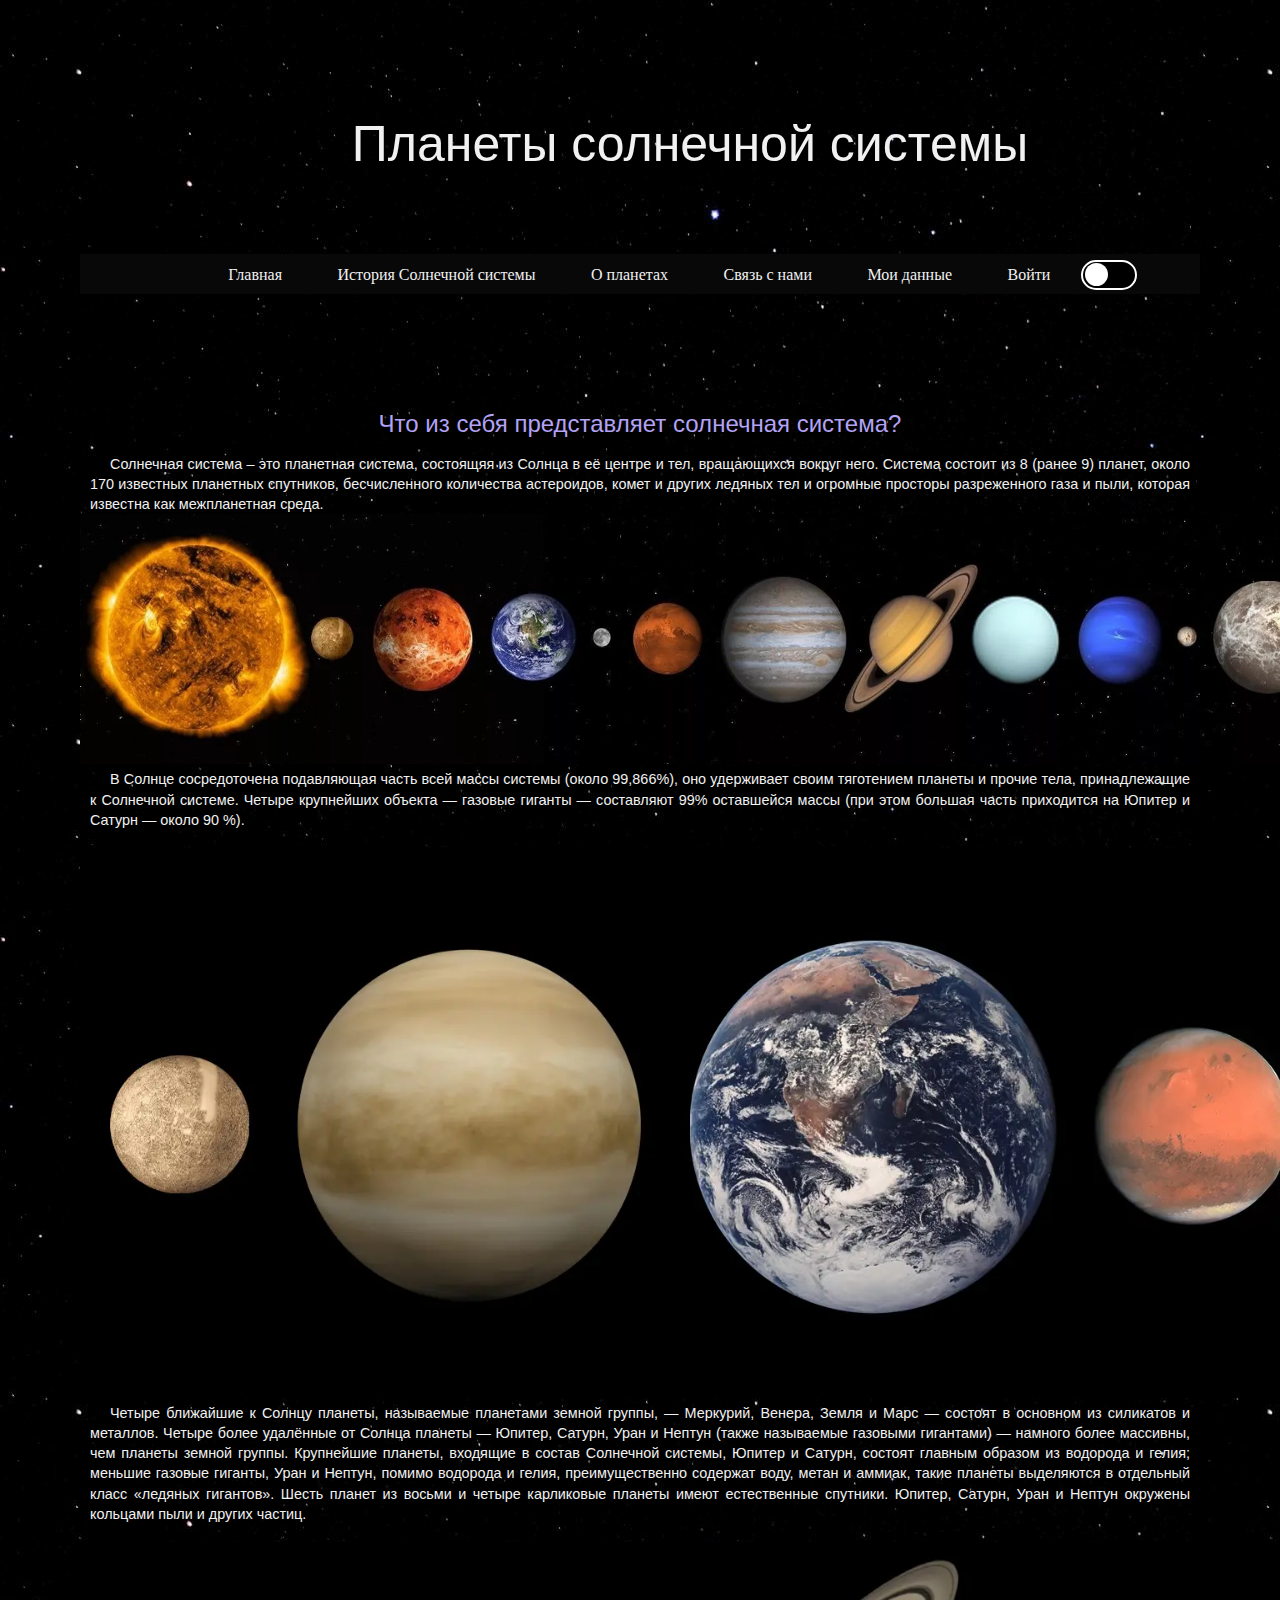
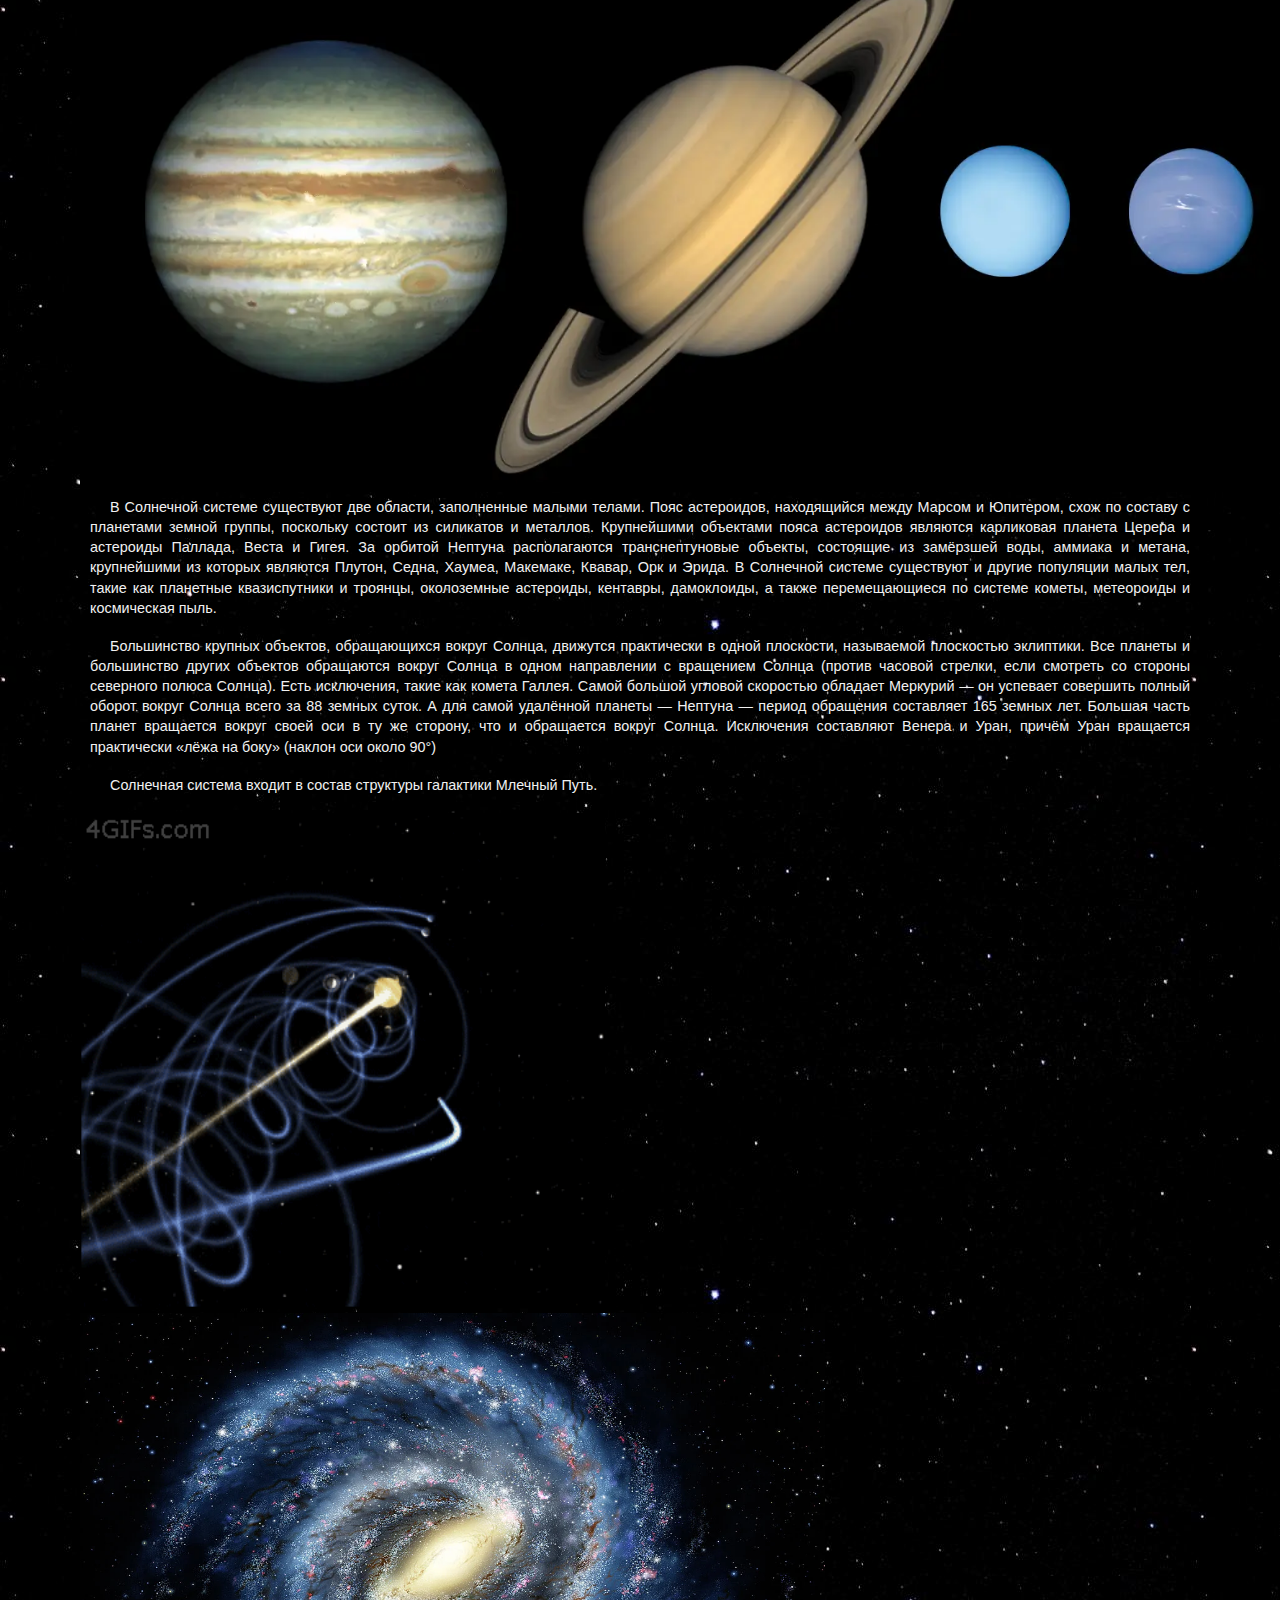
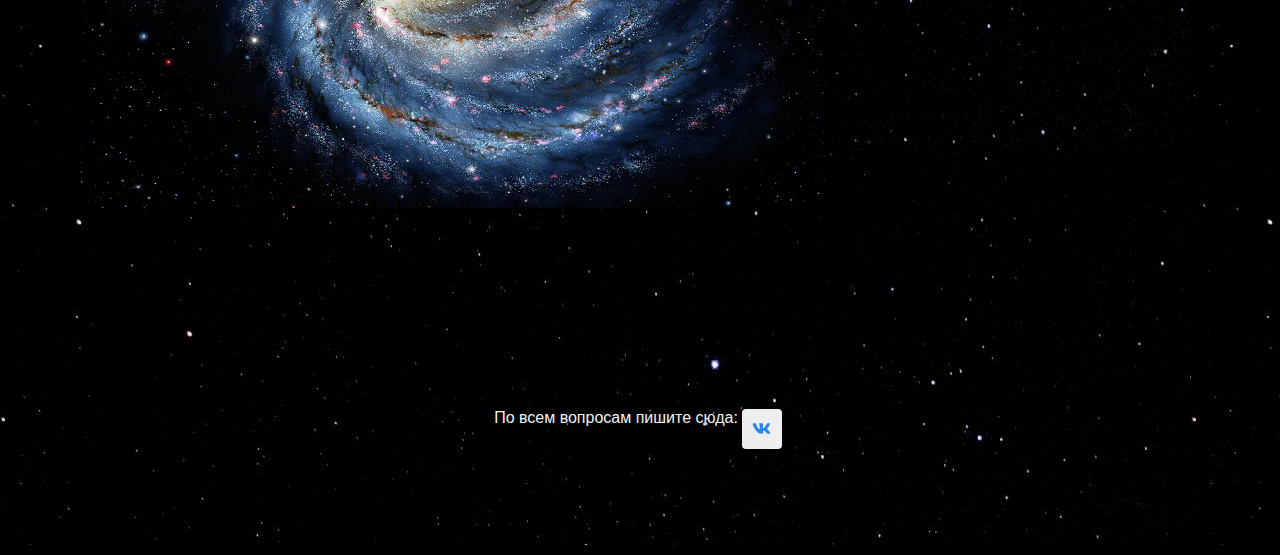
<file: index.html>
<!DOCTYPE html>
<html lang="en">

<head>
	<meta charset="UTF-8">
	<title>Невидомый 9</title>
	<link rel="stylesheet" type="text/css" href="css/n9.css" />
	<link rel="shortcut icon" href="src/img/favicon.ico" />
</head>

<body>
	<p class="cursor typewriter-animation">Планеты солнечной системы</p>

	<div id="header">
		<div id="navigation">
			<ul id="menu">
				<li><a href="index.html">Главная</a></li>
				<li><a href="pages/history.html">История Солнечной системы</a></li>
				<li><a href="pages/planets.html">О планетах</a></li>
				<li><a href="pages/feedback.html">Связь с нами</a></li>
				<li><a href="pages/data.html">Мои данные</a></li>
				<li><a href="pages/auth.html">Войти</a></li>
				<label class="theme-switch" for="theme-checkbox">
					<input type="checkbox" id="theme-checkbox">
					<span class="slider round"></span>
				</label>
			</ul>
		</div>
	</div>
	</div>
	<!-- end of hdr img -->
	<h2>Что из себя представляет солнечная система?</h2>
<p>Солнечная система – это планетная система, состоящяя из Солнца в её центре и тел, вращающихся вокруг него. Система состоит из 8 (ранее 9) планет, около 170 известных планетных спутников, бесчисленного количества астероидов, комет и других ледяных тел и огромные просторы разреженного газа и пыли, которая известна как межпланетная среда.</p>

<img src="src/img/планеты.png"width="1250" height="250" >
<br>
<p>В Солнце сосредоточена подавляющая часть всей массы системы (около 99,866%), оно удерживает своим тяготением планеты и прочие тела, принадлежащие к Солнечной системе. Четыре крупнейших объекта — газовые гиганты — составляют 99% оставшейся массы (при этом большая часть приходится на Юпитер и Сатурн — около 90 %).</p>
<br>
<img src="src/img/planet_size_comparisons.png"width="1250" height="550" >
<br>
<p>Четыре ближайшие к Солнцу планеты, называемые планетами земной группы, — Меркурий, Венера, Земля и Марс — состоят в основном из силикатов и металлов.

Четыре более удалённые от Солнца планеты — Юпитер, Сатурн, Уран и Нептун (также называемые газовыми гигантами) — намного более массивны, чем планеты земной группы. Крупнейшие планеты, входящие в состав Солнечной системы, Юпитер и Сатурн, состоят главным образом из водорода и гелия; меньшие газовые гиганты, Уран и Нептун, помимо водорода и гелия, преимущественно содержат воду, метан и аммиак, такие планеты выделяются в отдельный класс «ледяных гигантов». Шесть планет из восьми и четыре карликовые планеты имеют естественные спутники. Юпитер, Сатурн, Уран и Нептун окружены кольцами пыли и других частиц.</p>
<br>
<img src="src/img/Gas_planet_size_comparisons.png"width="1250" height="550" >
<p>В Солнечной системе существуют две области, заполненные малыми телами. Пояс астероидов, находящийся между Марсом и Юпитером, схож по составу с планетами земной группы, поскольку состоит из силикатов и металлов. Крупнейшими объектами пояса астероидов являются карликовая планета Церера и астероиды Паллада, Веста и Гигея. За орбитой Нептуна располагаются транснептуновые объекты, состоящие из замёрзшей воды, аммиака и метана, крупнейшими из которых являются Плутон, Седна, Хаумеа, Макемаке, Квавар, Орк и Эрида. В Солнечной системе существуют и другие популяции малых тел, такие как планетные квазиспутники и троянцы, околоземные астероиды, кентавры, дамоклоиды, а также перемещающиеся по системе кометы, метеороиды и космическая пыль.</p>
<br>
<p>Большинство крупных объектов, обращающихся вокруг Солнца, движутся практически в одной плоскости, называемой плоскостью эклиптики. Все планеты и большинство других объектов обращаются вокруг Солнца в одном направлении с вращением Солнца (против часовой стрелки, если смотреть со стороны северного полюса Солнца). Есть исключения, такие как комета Галлея. Самой большой угловой скоростью обладает Меркурий — он успевает совершить полный оборот вокруг Солнца всего за 88 земных суток. А для самой удалённой планеты — Нептуна — период обращения составляет 165 земных лет. Большая часть планет вращается вокруг своей оси в ту же сторону, что и обращается вокруг Солнца. Исключения составляют Венера и Уран, причём Уран вращается практически «лёжа на боку» (наклон оси около 90°)</p>
<br>
<p>Солнечная система входит в состав структуры галактики Млечный Путь.</p>
<br>
<img src="src/img/590.gif"width="525" height="495" >   <img src="src/img/млечный путь.png"width="745" height="495" >


	<a href="#" title="Вернуться к началу" class="topbutton">^Наверх</a>
<br>
<br>
<br>
<br>
<br>
	<!-- end of bttmbar -->
	<script src='js/login_state.js'></script>
</body>
<br>
<br>
<br>
<br>
<br>
<br>
<footer>

<ul class="social-icons">

 По всем вопросам пишите сюда: <li><a class="social-icon-vk" href="https://vk.com/hallortti" title="Мой ВК" target="_blank" rel="noopener"></a></li>

 
</ul>
    </footer>
</html>
</file>
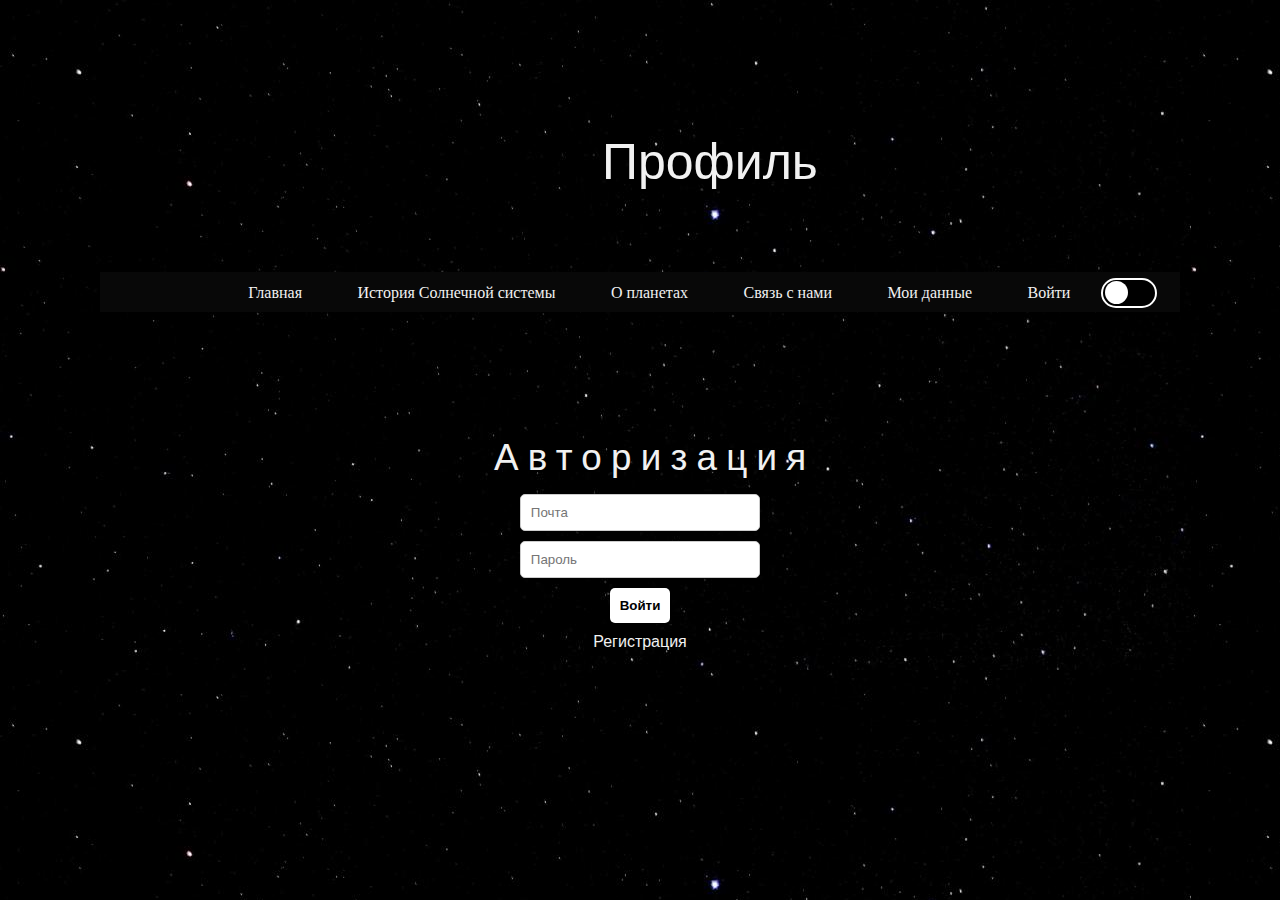
<file: pages/auth.html>
<!DOCTYPE html>
<html lang="en">

<head>
	<meta charset="UTF-8">
	<title>Невидомый 9</title>
	<link rel="stylesheet" type="text/css" href="../css/n9.css" />
	<link rel="stylesheet" type="text/css" href="../css/profile_page.css" />
	<link rel="shortcut icon" href="../src/img/favicon.ico" />
</head>

<body>
	<div class='container'>
		<br>
		<p class="cursor typewriter-animation">Профиль</p>
		<div id="header">
			<div id="navigation">
				<ul id="menu">
					<li><a href="../index.html">Главная</a></li>
					<li><a href="./history.html">История Солнечной системы</a></li>
					<li><a href="./planets.html">О планетах</a></li>
					<li><a href="./feedback.html">Связь с нами</a></li>
					<li><a href="./data.html">Мои данные</a></li>
					<li><a href="./auth.html">Войти</a></li>
					<label class="theme-switch" for="theme-checkbox">
						<input type="checkbox" id="theme-checkbox">
						<span class="slider round"></span>
					</label>
				</ul>
			</div>
		</div>
		<div class="content">
			<div id='auth' class="auth show">
				<form class="login-form show" id="login-form">
					<h1>Авторизация</h1>
					<div class="form-group">
						<input type="text" id="email" name="email" placeholder='Почта' required>
					</div>
					<div class="form-group">
						<input type="password" id="password" placeholder='Пароль' name="password" required>
					</div>
					<button type="submit">Войти</button>
					<a class="registration-form__link">Регистрация</a>
				</form>
				<form class="registration-form" id="registration-form">
					<h1>Регистрация</h1>
					<div class="form-group">
						<input type="text" id="r-firstname" placeholder='Имя' name="r-firstname" required>
					</div>
					<div class="form-group">
						<input type="text" id="r-lastname" placeholder='Фамилия' name="r-lastname" required>
					</div>
					<div class="form-group">
						<input type="text" id="r-email" placeholder='Почта' name="r-email" required>
					</div>
					<div class="form-group">
						<input type="password" id="r-password" placeholder='Пароль' name="r-password" required>
					</div>
					<button type="submit">Зарегистрироваться</button>
					<a class="login-form__link">Уже есть аккаунт?</a>
				</form>
			</div>
		</div>
	</div>

	<script src='../js/auth.js'></script>
	<script src='../js/login_state.js'></script>

</body>

</html>
</file>
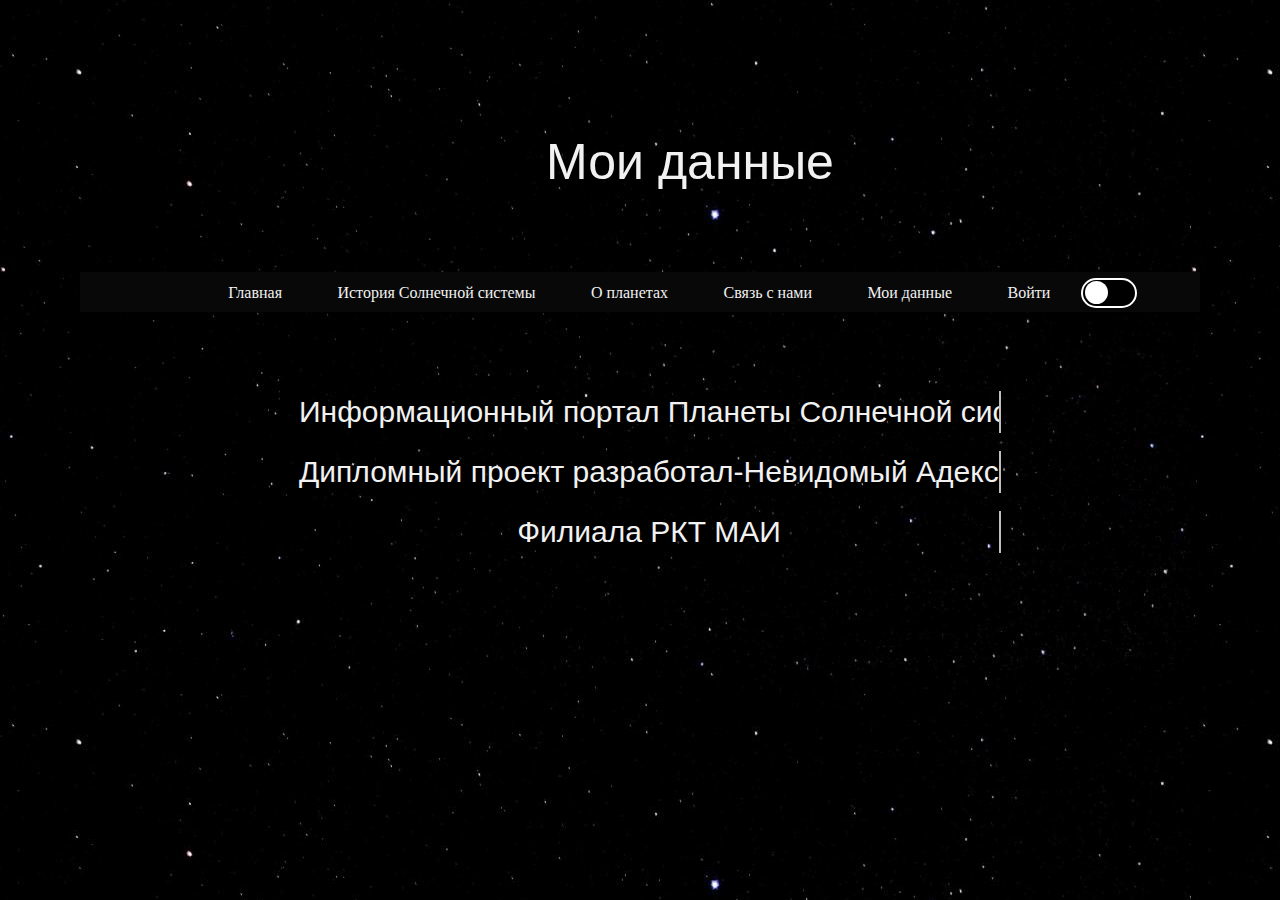
<file: pages/data.html>
<!DOCTYPE html>
<html lang="en">

<head>
	<meta charset="UTF-8">
	<title>Невидомый 9</title>
	<link rel="stylesheet" type="text/css" href="../css/n9.css" />
	<link rel="shortcut icon" href="../src/img/favicon.ico" />
</head>

<body>
	<br>
	<p class="cursor typewriter-animation">Мои данные</p>
	<div id="header">
		<div id="navigation">
			<ul id="menu">
				<li><a href="../index.html">Главная</a></li>
				<li><a href="./history.html">История Солнечной системы</a></li>
				<li><a href="./planets.html">О планетах</a></li>
				<li><a href="./feedback.html">Связь с нами</a></li>
				<li><a href="./data.html">Мои данные</a></li>
				<li><a href="./auth.html">Войти</a></li>
				<label class="theme-switch" for="theme-checkbox">
					<input type="checkbox" id="theme-checkbox">
					<span class="slider round"></span>
				</label>
			</ul>
		</div>
	</div>
	<p class="cursor1 typewriter-animation">Информационный портал Планеты Солнечной системы.</p>
<br>
<p class="cursor1 typewriter-animation">Дипломный проект разработал-Невидомый Адександр Сергеевич</p>
<br>
<p class="cursor1 typewriter-animation">Филиала РКТ МАИ</p>
<br>
<script type="text/javascript" charset="utf-8" async src="https://api-maps.yandex.ru/services/constructor/1.0/js/?um=constructor%3Af56d74757f1beaf1d713917a7da3edc9075c702db14c8a13aa984b8acc4e5da7&amp;width=100%25&amp;height=720&amp;lang=ru_RU&amp;scroll=true"></script>


	<script src='../js/login_state.js'></script>
</body>

</html>
</file>
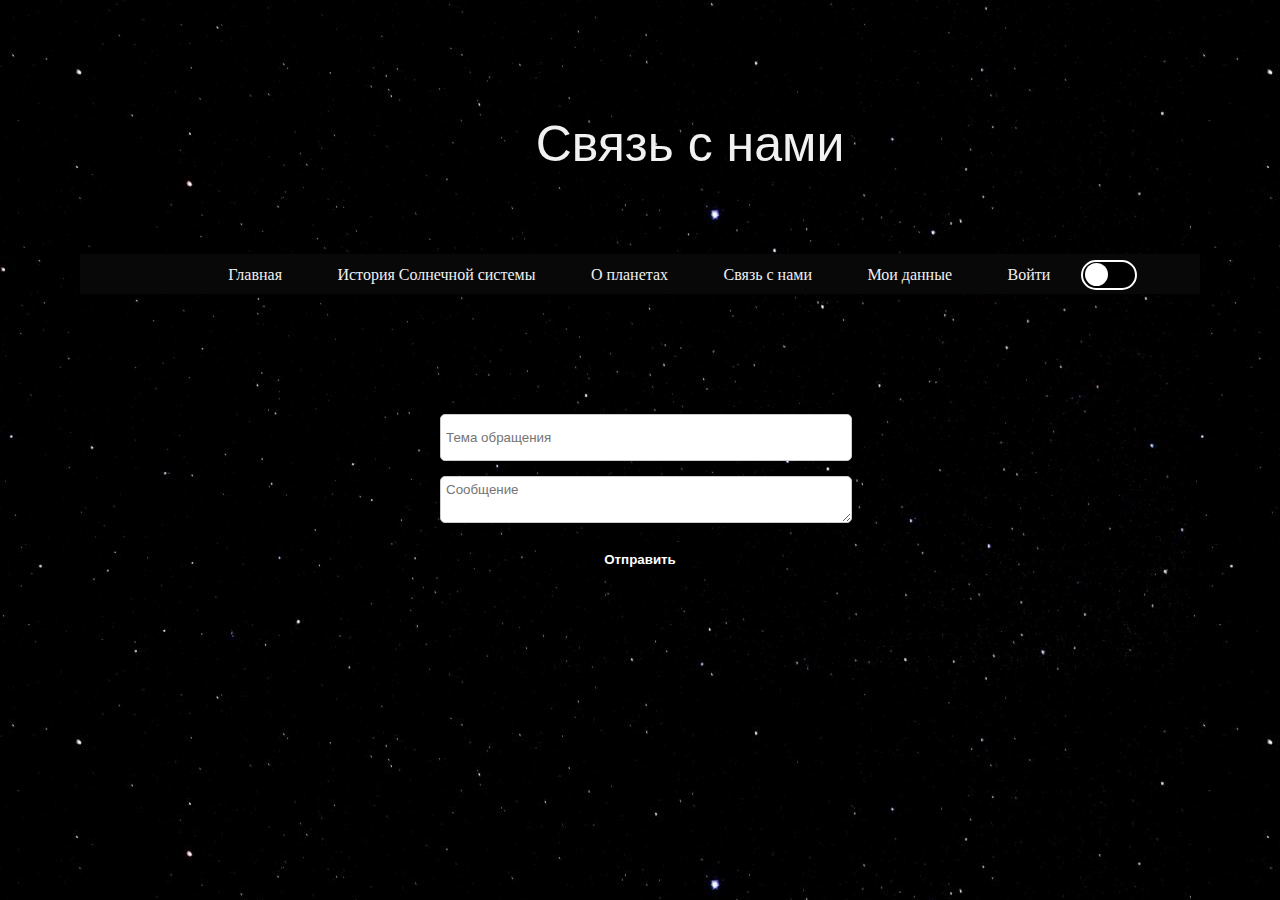
<file: pages/feedback.html>
<!DOCTYPE html>
<html lang="en">

<head>
	<meta charset="UTF-8">
	<title>Невидомый 9</title>
	<link rel="stylesheet" type="text/css" href="../css/feedback_page.css" />
	<link rel="stylesheet" type="text/css" href="../css/n9.css" />
	<link rel="shortcut icon" href="../src/img/favicon.ico" />
</head>

<body>

	<p class="cursor typewriter-animation">Связь с нами</p>

	<div id="header">
		<div id="navigation">
			<ul id="menu">
				<li><a href="../index.html">Главная</a></li>
				<li><a href="./history.html">История Солнечной системы</a></li>
				<li><a href="./planets.html">О планетах</a></li>
				<li><a href="./feedback.html">Связь с нами</a></li>
				<li><a href="./data.html">Мои данные</a></li>
				<li><a href="./auth.html">Войти</a></li>
				<label class="theme-switch" for="theme-checkbox">
					<input type="checkbox" id="theme-checkbox">
					<span class="slider round"></span>
				</label>
			</ul>
		</div>
	</div>
	<h1 id='login-error' style='color: #fff; display: none;'>Для начала нужно авторизоваться!</h1>
	<div class="feedback-container">
		<form id="feedback-form">
			<div class="form-group">
				<input type="text" id="topic" placeholder='Тема обращения' name="topic" required>
			</div>
			<div class="form-group">
				<textarea id="message" placeholder='Сообщение' name="message" required></textarea>
			</div>
			<button type="submit">Отправить</button>
		</form>
	</div>

	<a href="#" title="Вернуться к началу" class="topbutton">^Наверх</a>

	<!-- end of bttmbar -->
	<script src='../js/feedback.js'></script>
	<script src='../js/login_state.js'></script>
</body>

</html>
</file>
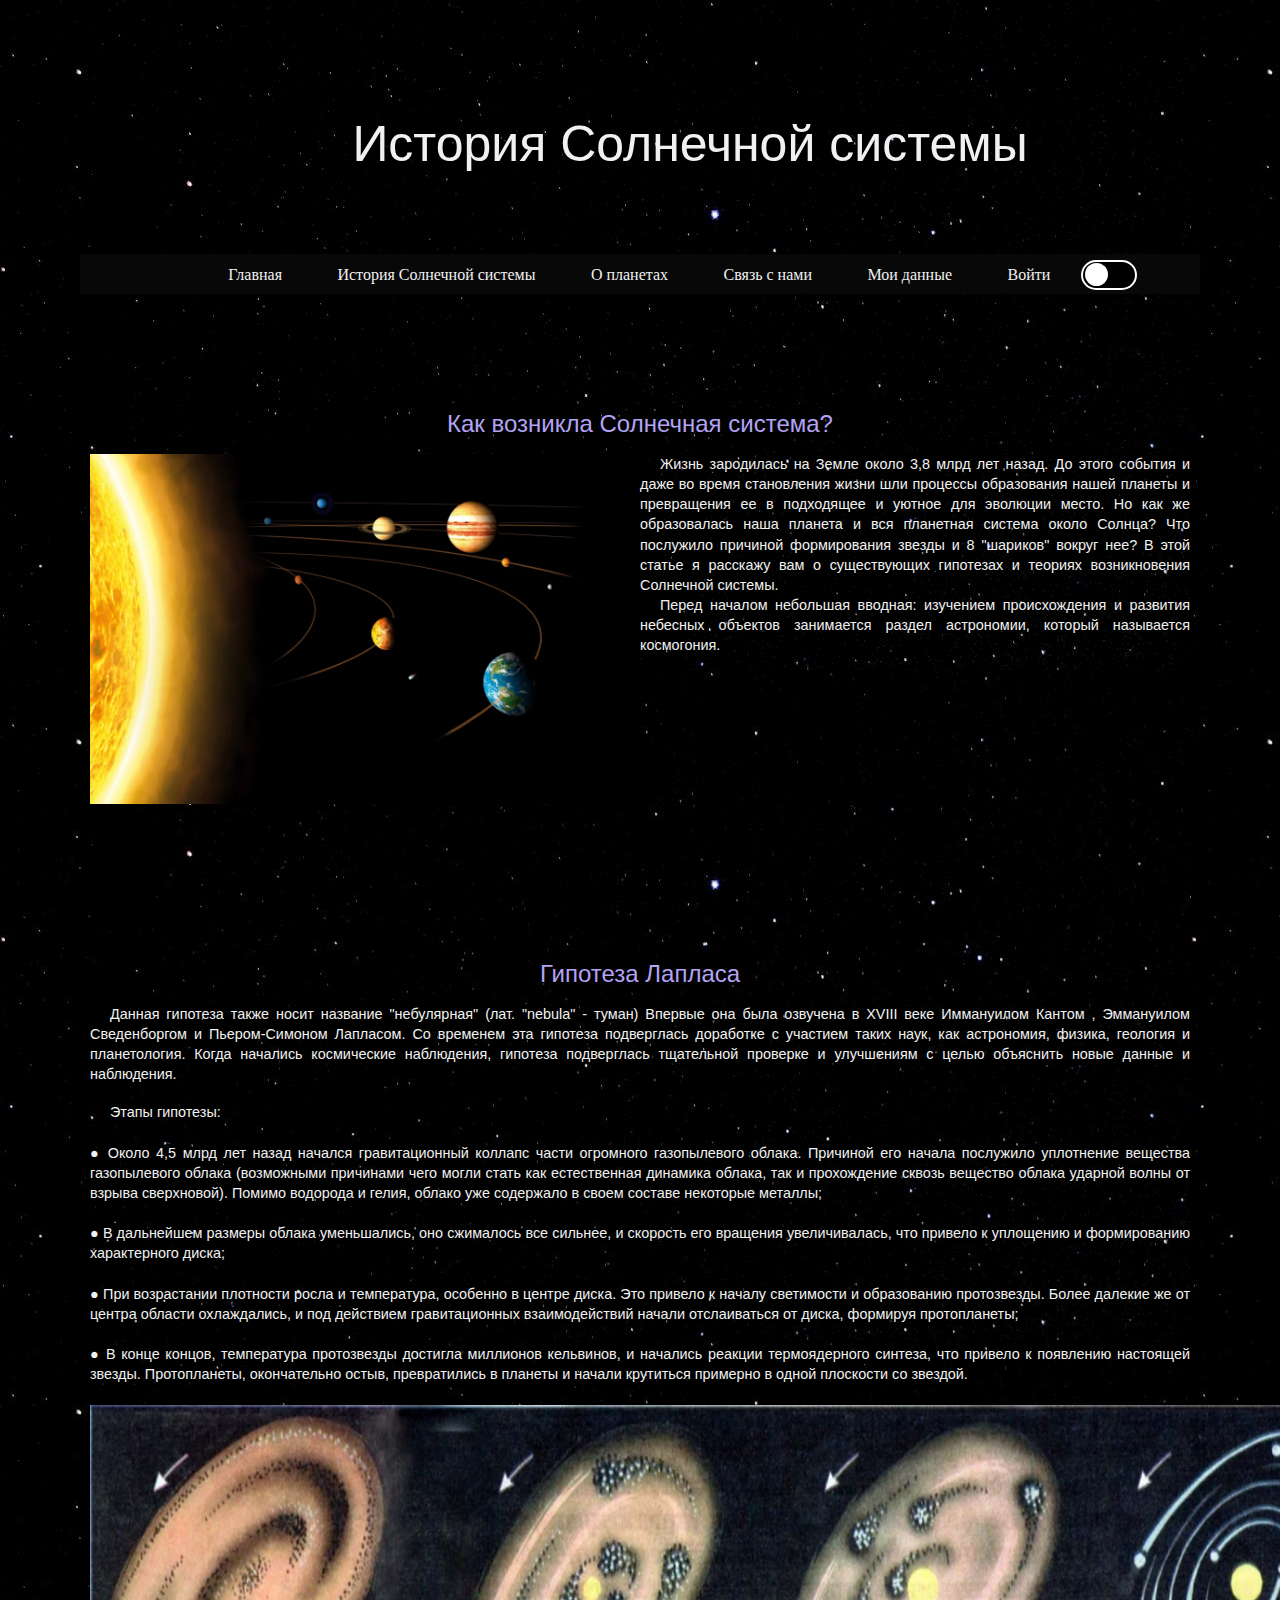
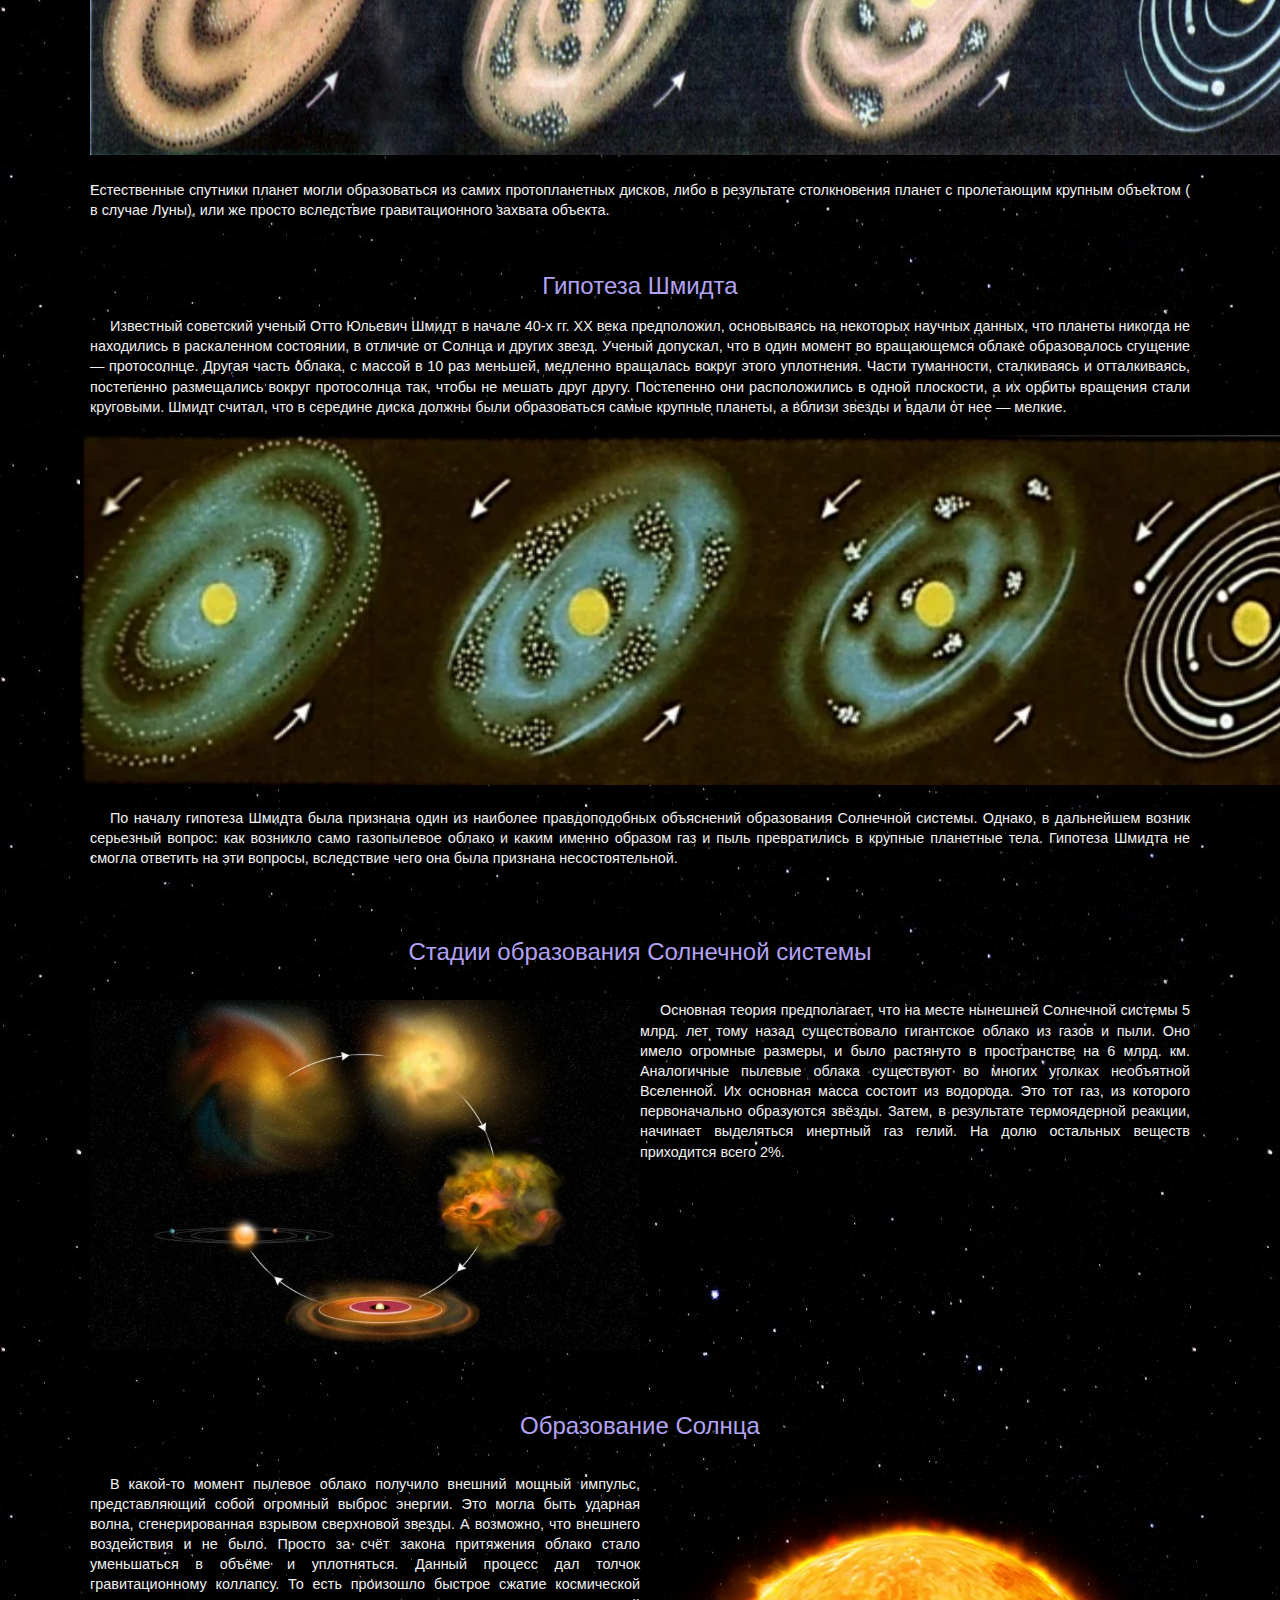
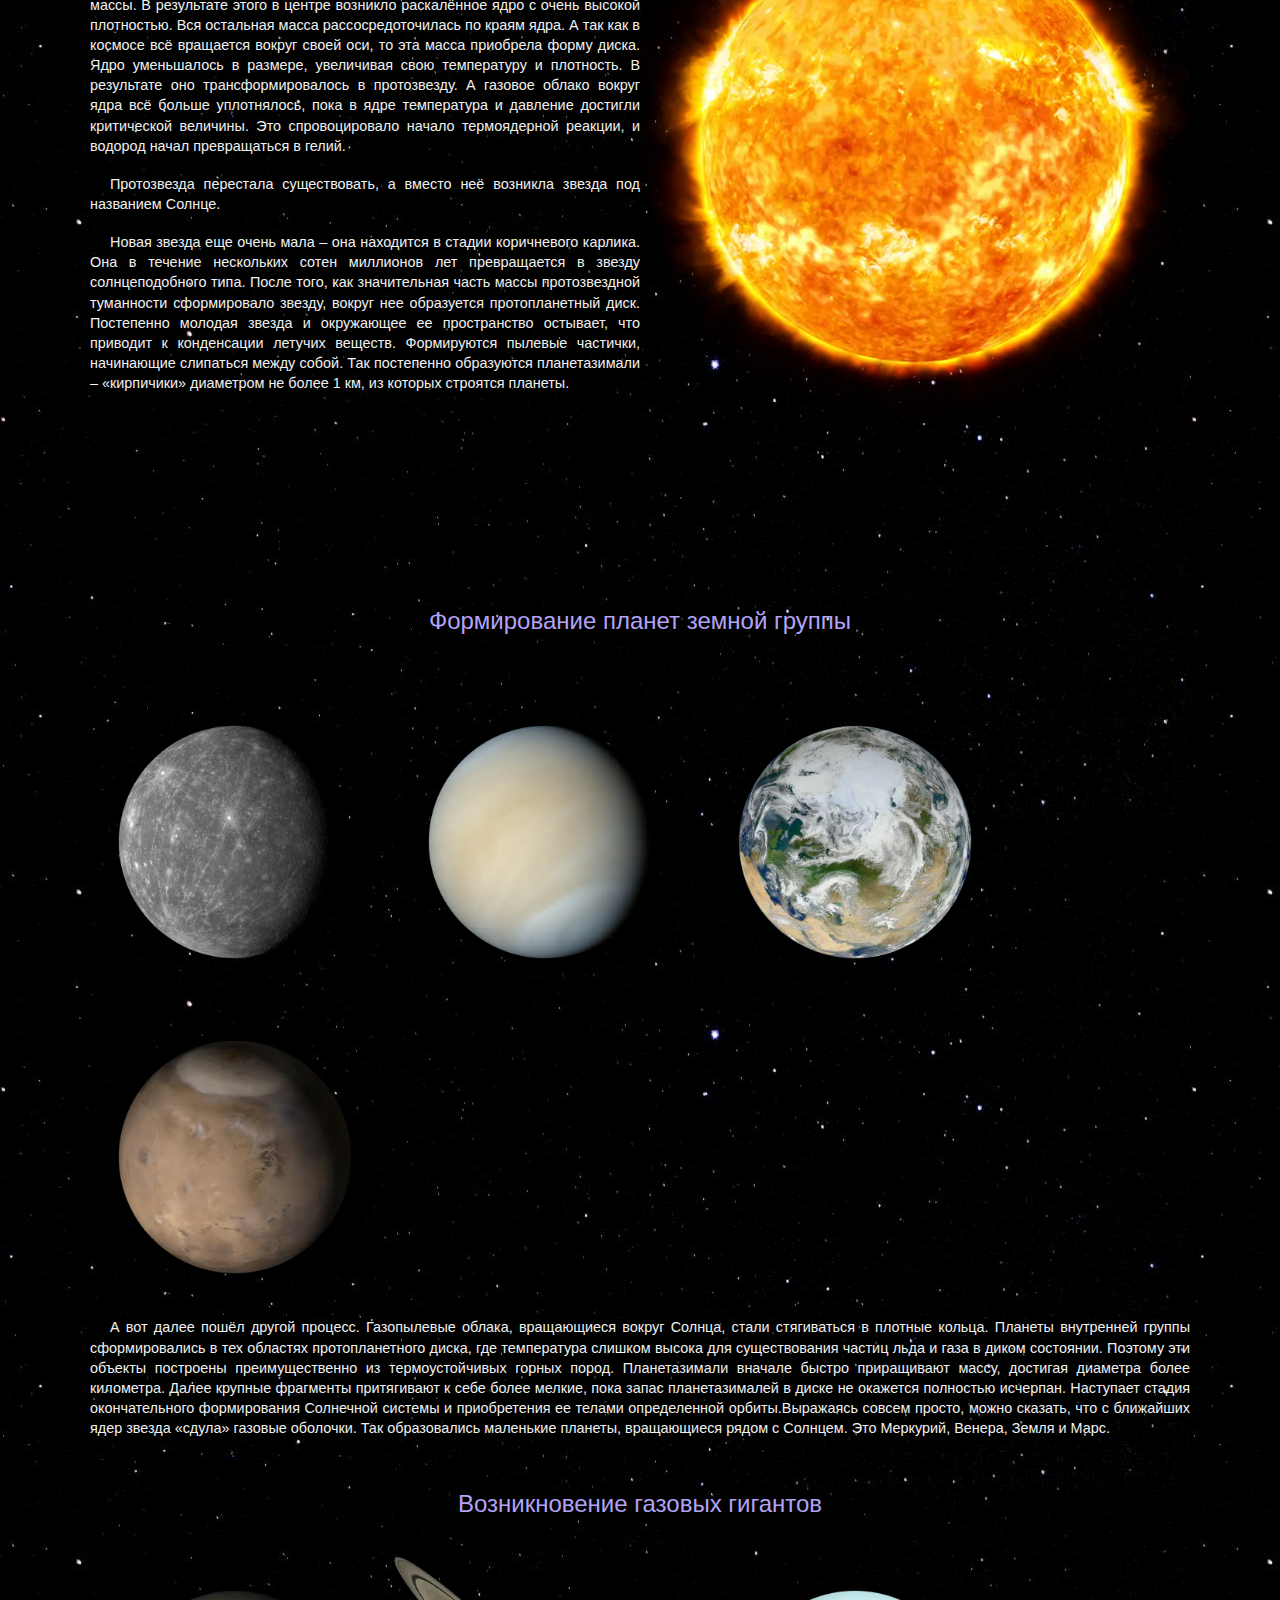
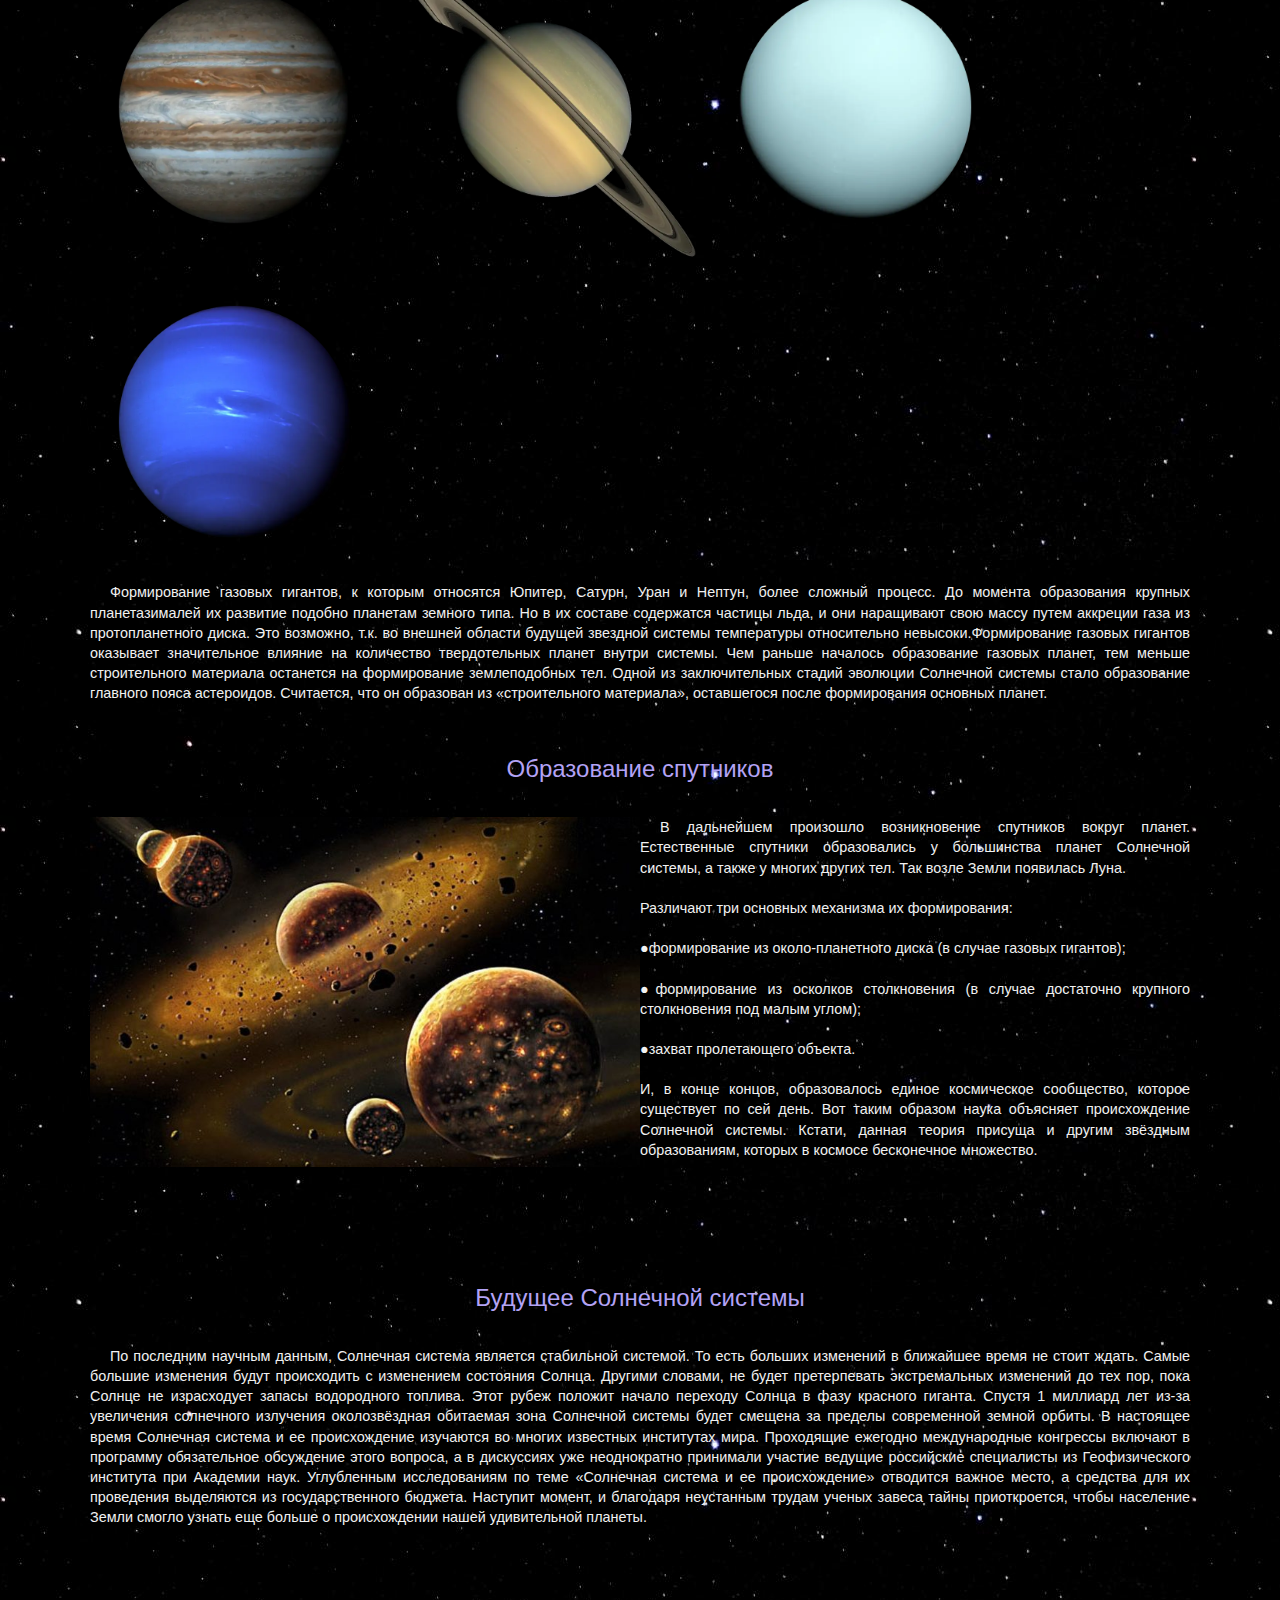
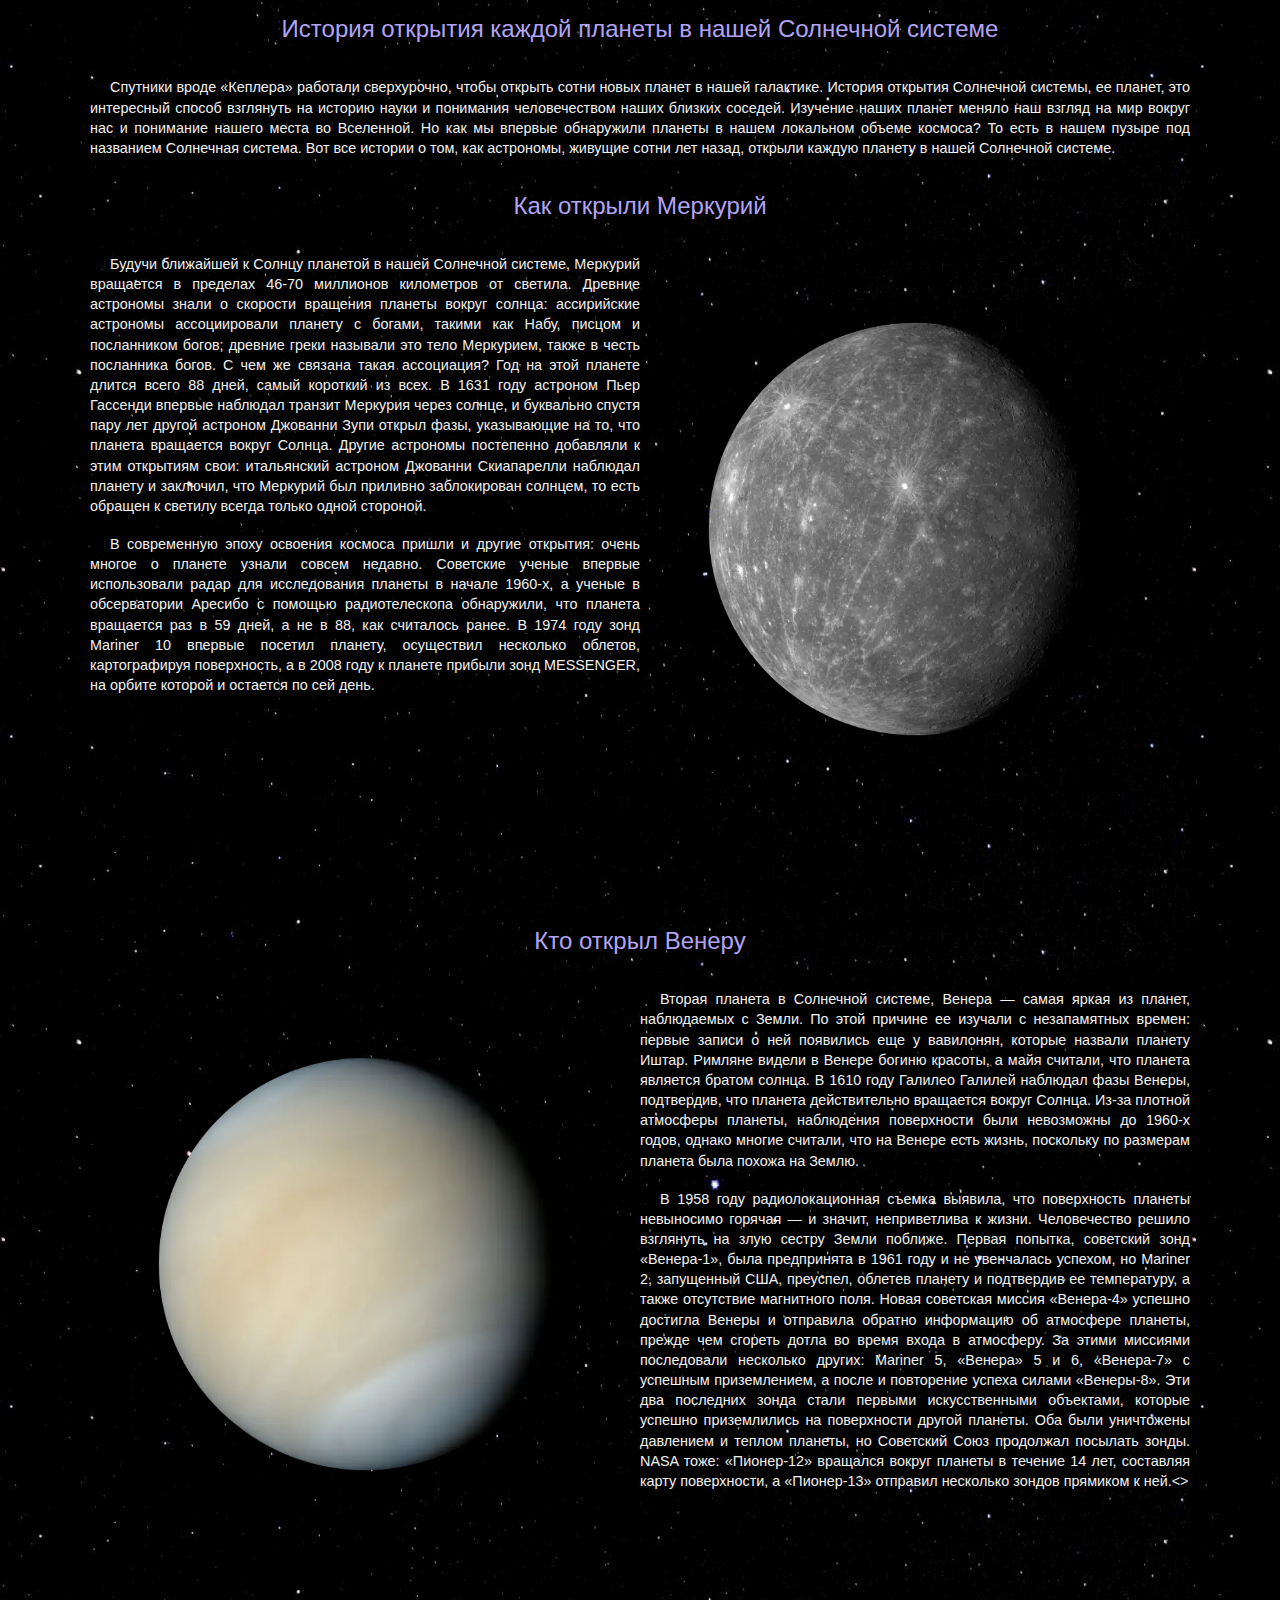
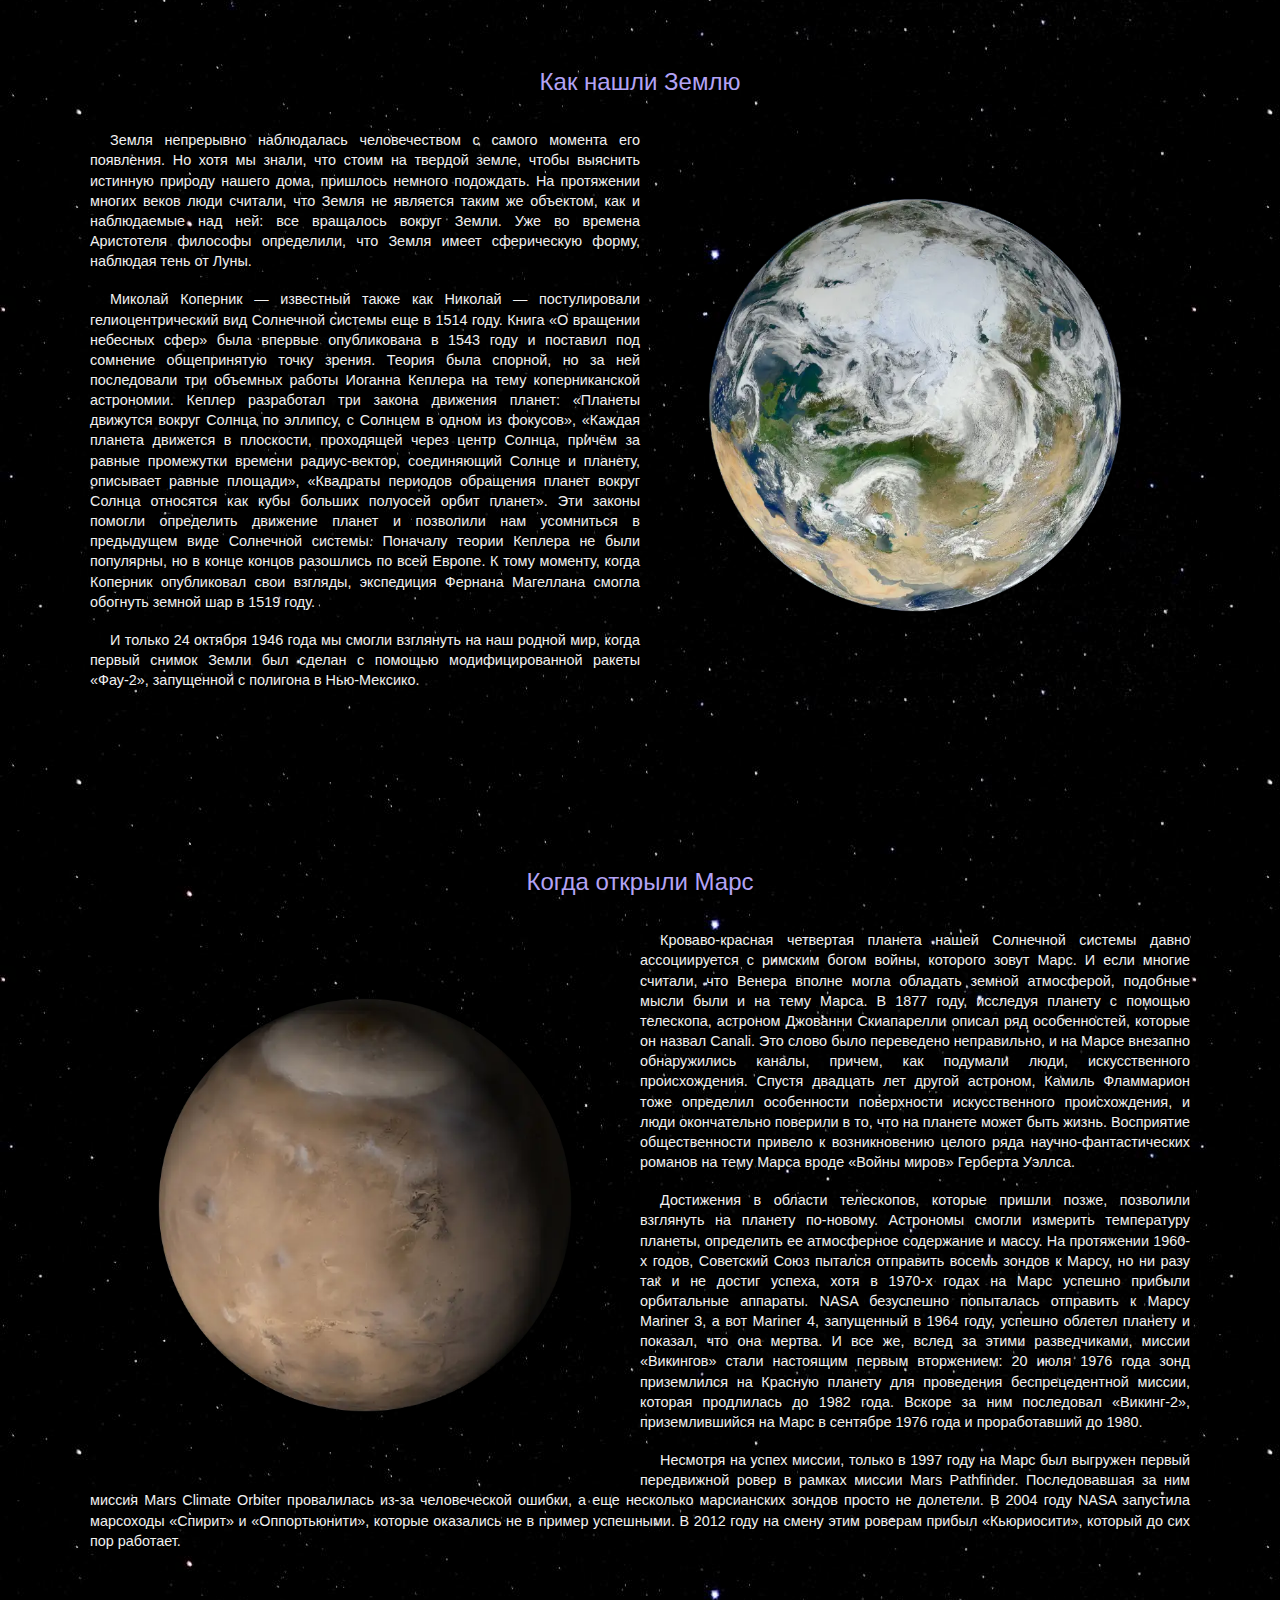
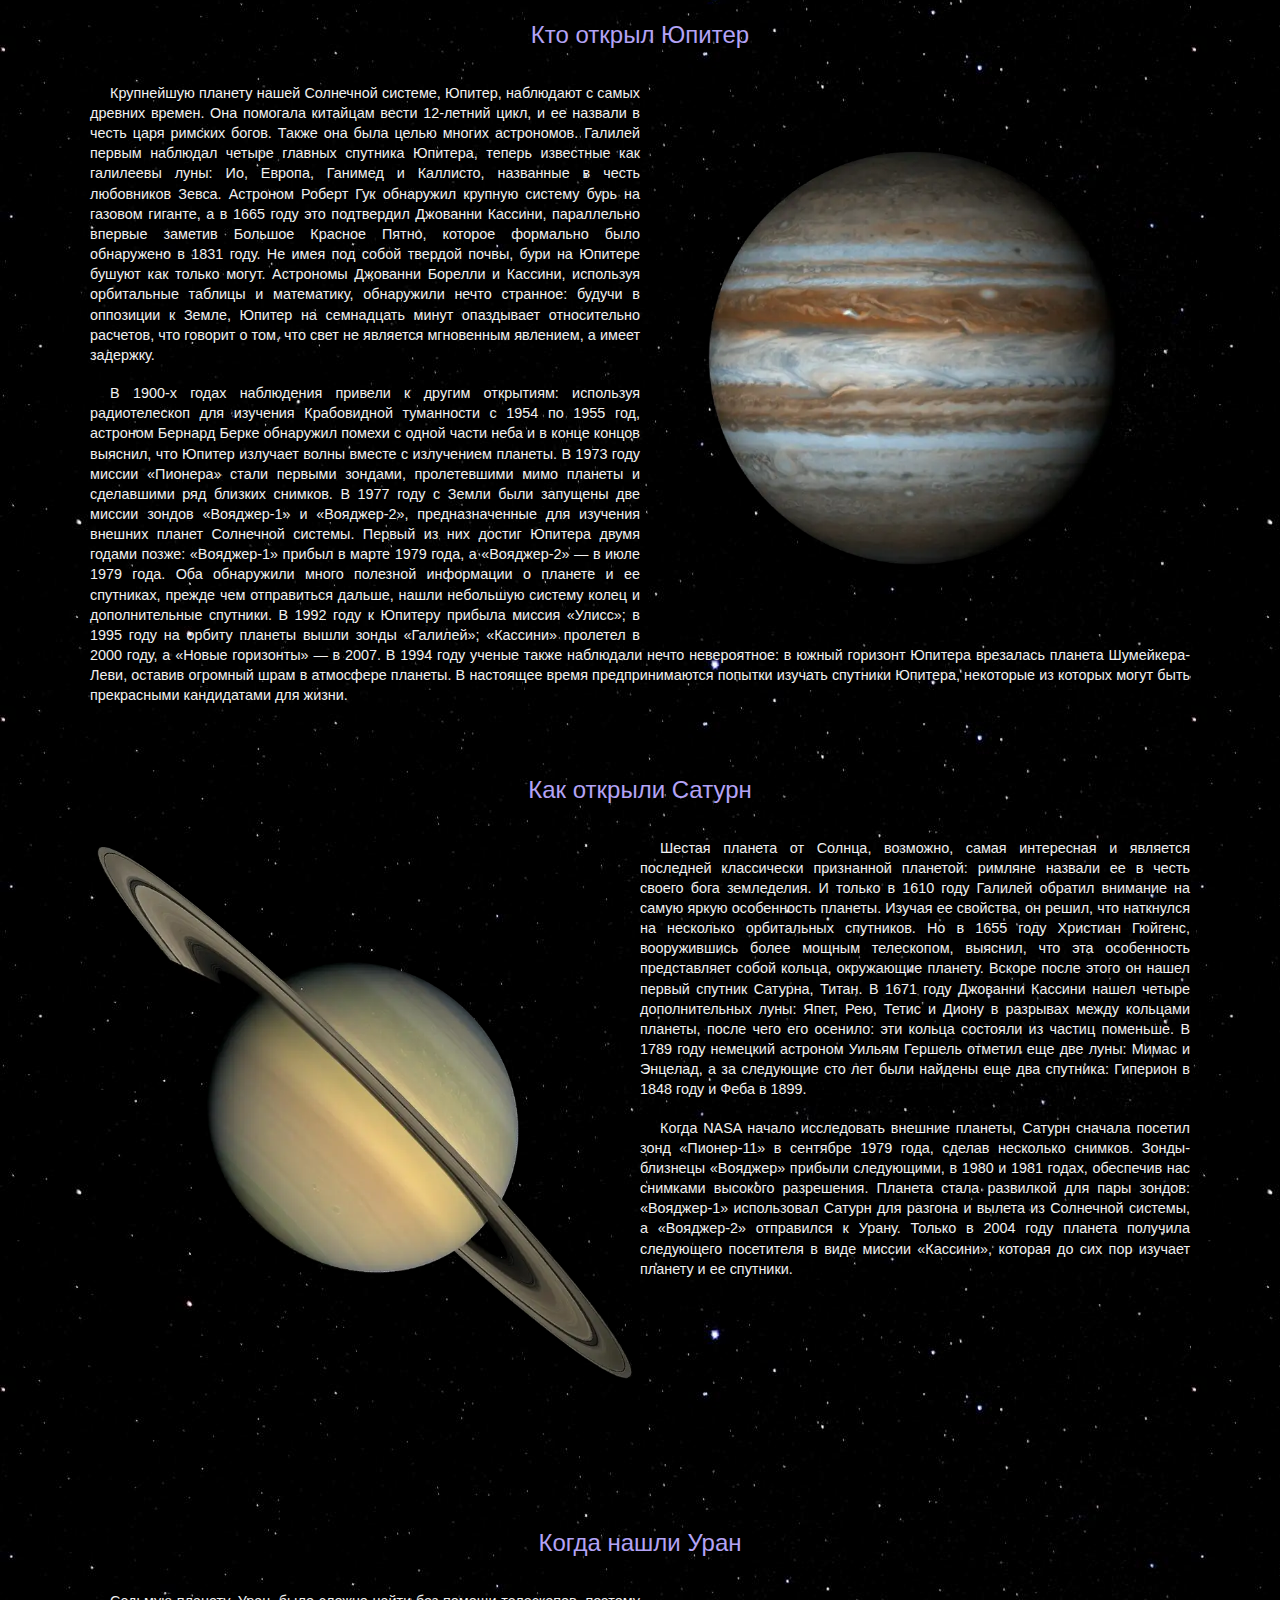
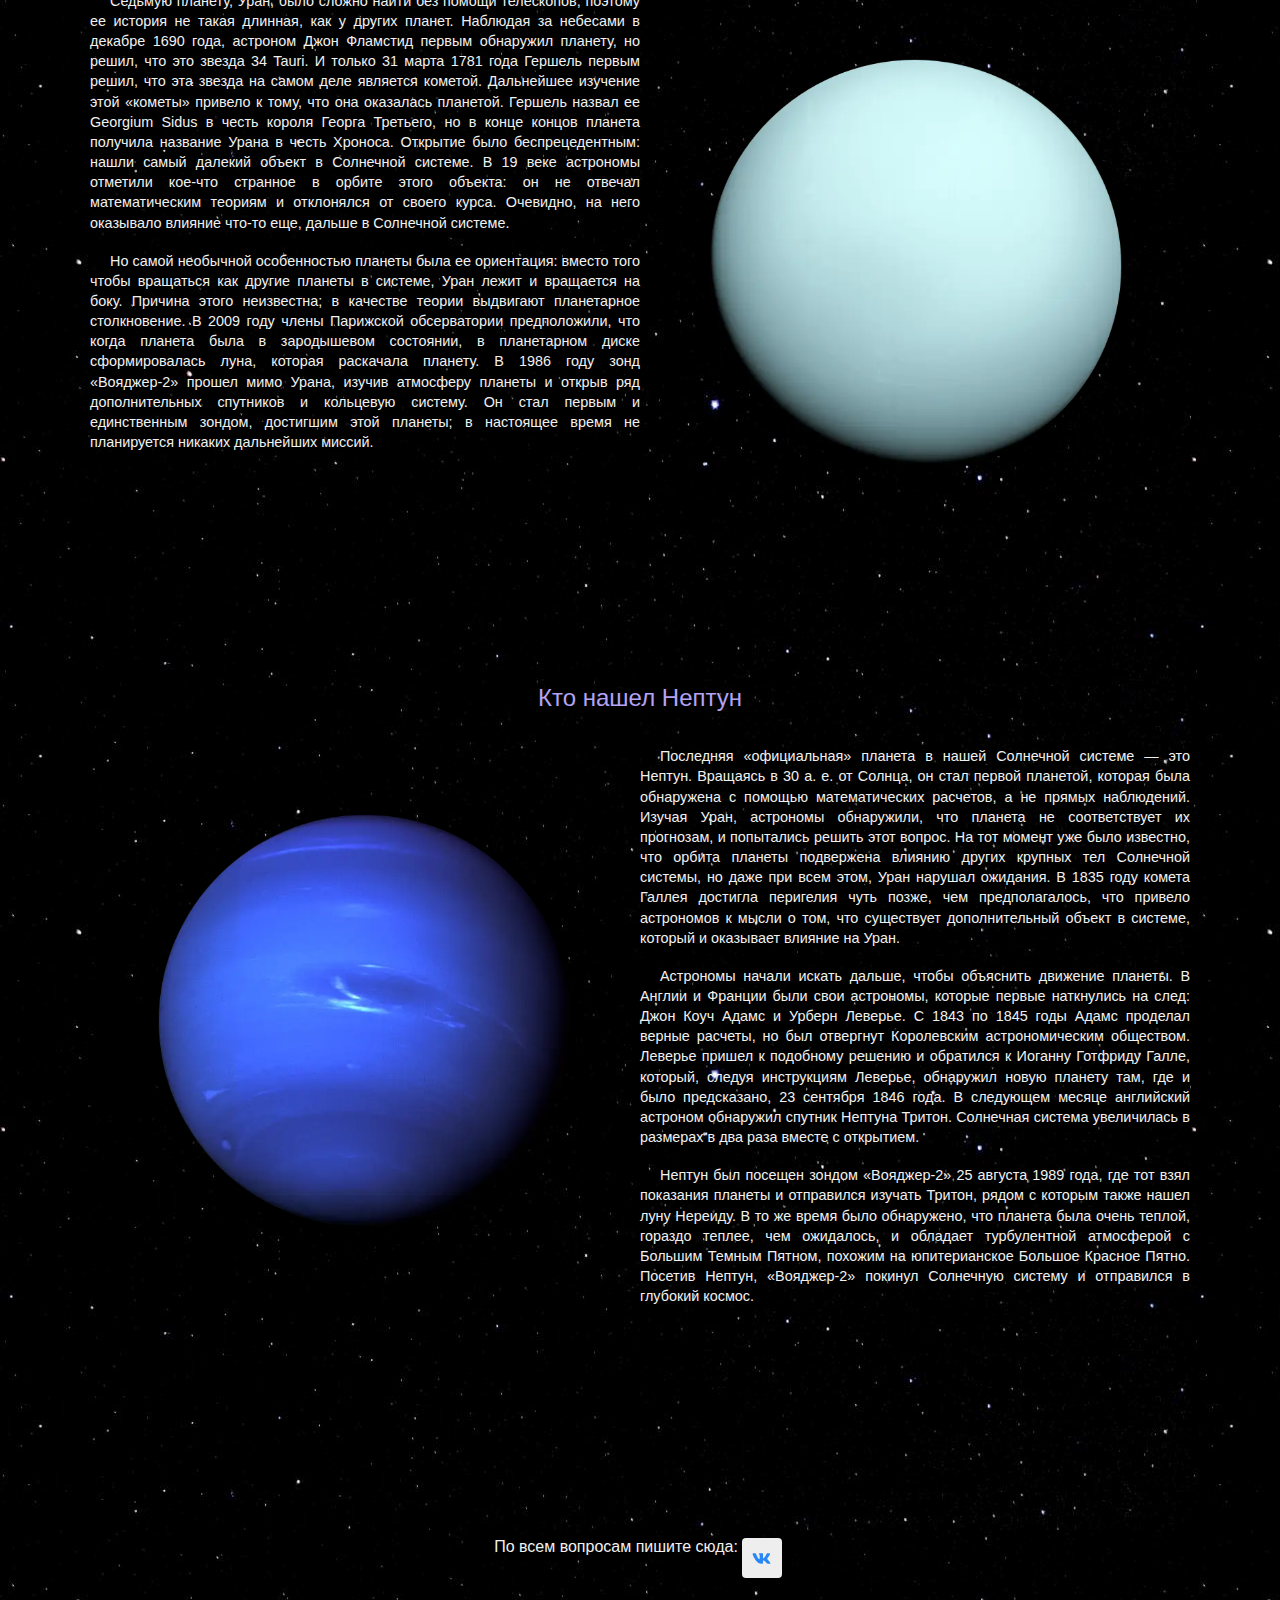
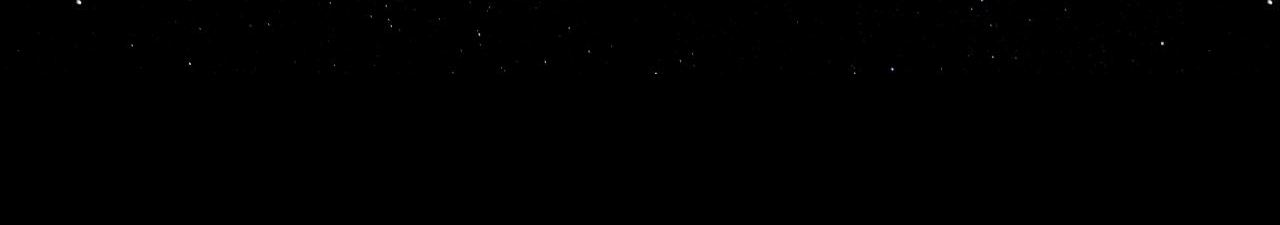
<file: pages/history.html>
<!DOCTYPE html>
<html lang="en">

<head>
	<meta charset="UTF-8">
	<title>Невидомый 9</title>
	<link rel="stylesheet" type="text/css" href="../css/n9.css" />
	<link rel="shortcut icon" href="../src/img/favicon.ico" />
</head>

<body>
	<p class="cursor typewriter-animation">История Солнечной системы</p>
	<div id="header">
		<div id="navigation">
			<ul id="menu">
				<li><a href="../index.html">Главная</a></li>
				<li><a href="./history.html">История Солнечной системы</a></li>
				<li><a href="./planets.html">О планетах</a></li>
				<li><a href="./feedback.html">Связь с нами</a></li>
				<li><a href="./data.html">Мои данные</a></li>
				<li><a href="./auth.html">Войти</a></li>
				<label class="theme-switch" for="theme-checkbox">
					<input type="checkbox" id="theme-checkbox">
					<span class="slider round"></span>
				</label>
			</ul>
		</div>
	</div>

	<!-- end of hdr img -->
	    <h2>Как возникла Солнечная система?</h2>
<p><img src="../src/img/razvitie1.png"title = ""width="550" height="350"align="left" vspace="5" hspace="5"/>Жизнь зародилась на Земле около 3,8 млрд лет назад. До этого события и даже во время становления жизни шли процессы образования нашей планеты и превращения ее в подходящее и уютное для эволюции место. Но как же образовалась наша планета и вся планетная система около Солнца? Что послужило причиной формирования звезды и 8 "шариков" вокруг нее? В этой статье я расскажу вам о существующих гипотезах и теориях возникновения Солнечной системы.</p>


<p>Перед началом небольшая вводная: изучением происхождения и развития небесных объектов занимается раздел астрономии, который называется космогония.</p>
<br>
<br>
<br>
<br>
<br>
<br>
<br>
<br>
<br>
<br>
<br>
<br>
<br>
<br>
<br>
<br>

<h2>Гипотеза Лапласа</h2>
<p>Данная гипотеза также носит название "небулярная" (лат. "nebula" - туман) Впервые она была озвучена в XVIII веке Иммануилом Кантом , Эммануилом Сведенборгом и Пьером-Симоном Лапласом. Со временем эта гипотеза подверглась доработке с участием таких наук, как астрономия, физика, геология и планетология. Когда начались космические наблюдения, гипотеза подверглась тщательной проверке и улучшениям с целью объяснить новые данные и наблюдения.</p>
<br>
<p>Этапы гипотезы:<br>
<br>● Около 4,5 млрд лет назад начался гравитационный коллапс части огромного газопылевого облака. Причиной его начала послужило уплотнение вещества газопылевого облака (возможными причинами чего могли стать как естественная динамика облака, так и прохождение сквозь вещество облака ударной волны от взрыва сверхновой). Помимо водорода и гелия, облако уже содержало в своем составе некоторые металлы;<br>
<br>● В дальнейшем размеры облака уменьшались, оно сжималось все сильнее, и скорость его вращения увеличивалась, что привело к уплощению и формированию характерного диска;<br>
<br>● При возрастании плотности росла и температура, особенно в центре диска. Это привело к началу светимости и образованию протозвезды. Более далекие же от центра области охлаждались, и под действием гравитационных взаимодействий начали отслаиваться от диска, формируя протопланеты;<br>
<br>● В конце концов, температура протозвезды достигла миллионов кельвинов, и начались реакции термоядерного синтеза, что привело к появлению настоящей звезды. Протопланеты, окончательно остыв, превратились в планеты и начали крутиться примерно в одной плоскости со звездой.<br>
<br>
<img src="../src/img/gipotezaLaplasa.png"title = ""width="1300" height="350">
<br>
<br>Естественные спутники планет могли образоваться из самих протопланетных дисков, либо в результате столкновения планет с пролетающим крупным объектом ( в случае Луны), или же просто вследствие гравитационного захвата объекта.</p>
<br>
<br>
<h2>Гипотеза Шмидта</h2>
<p>Известный советский ученый Отто Юльевич Шмидт в начале 40-х гг. XX века предположил, основываясь на некоторых научных данных, что планеты никогда не находились в раскаленном состоянии, в отличие от Солнца и других звезд.

Ученый допускал, что в один момент во вращающемся облаке образовалось сгущение — протосолнце. Другая часть облака, с массой в 10 раз меньшей, медленно вращалась вокруг этого уплотнения. Части туманности, сталкиваясь и отталкиваясь, постепенно размещались вокруг протосолнца так, чтобы не мешать друг другу. Постепенно они расположились в одной плоскости, а их орбиты вращения стали круговыми.

Шмидт считал, что в середине диска должны были образоваться самые крупные планеты, а вблизи звезды и вдали от нее — мелкие.</p>
<br>
<img src="../src/img/gipotezaShmidta.png"title = ""width="1300" height="350">
<br>
<br>
<p>По началу гипотеза Шмидта была признана один из наиболее правдоподобных объяснений образования Солнечной системы. Однако,
в дальнейшем возник серьезный вопрос: как возникло само газопылевое облако и каким именно образом газ и пыль превратились в крупные планетные тела.

Гипотеза Шмидта не смогла ответить на эти вопросы, вследствие чего она была признана несостоятельной.</p>
<br>
<br>
<br>
<h2>Стадии образования Солнечной системы</h2>
<br>
<p><img src="../src/img/stadiiObr.png"width="550" height="350" align="left" vspace="5" hspace="5"/ >Основная теория предполагает, что на месте нынешней Солнечной системы 5 млрд. лет тому назад существовало гигантское облако из газов и пыли. Оно имело огромные размеры, и было растянуто в пространстве на 6 млрд. км.

Аналогичные пылевые облака существуют во многих уголках необъятной Вселенной. Их основная масса состоит из водорода. Это тот газ, из которого первоначально образуются звёзды. Затем, в результате термоядерной реакции, начинает выделяться инертный газ гелий. На долю остальных веществ приходится всего 2%.</p>
<br>
<br>
<br>
<br>
<br>
<br>
<br>
<br>
<br>
<br>
<br>
<br>
<br>

<h2>Образование Солнца</h2>
<br>
<p><img src="../src/img/sun.png"width="550" height="550" align="right" vspace="5" hspace="5"/>В какой-то момент пылевое облако получило внешний мощный импульс, представляющий собой огромный выброс энергии. Это могла быть ударная волна, сгенерированная взрывом сверхновой звезды. А возможно, что внешнего воздействия и не было. Просто за счёт закона притяжения облако стало уменьшаться в объёме и уплотняться.

Данный процесс дал толчок гравитационному коллапсу. То есть произошло быстрое сжатие космической массы. В результате этого в центре возникло раскалённое ядро с очень высокой плотностью. Вся остальная масса рассосредоточилась по краям ядра. А так как в космосе всё вращается вокруг своей оси, то эта масса приобрела форму диска.

Ядро уменьшалось в размере, увеличивая свою температуру и плотность. В результате оно трансформировалось в протозвезду. А газовое облако вокруг ядра всё больше уплотнялось, пока в ядре температура и давление достигли критической величины. Это спровоцировало начало термоядерной реакции, и водород начал превращаться в гелий.</p>
<br>
<p>Протозвезда перестала существовать, а вместо неё возникла звезда под названием Солнце.</p>
<br>
<p>Новая звезда еще очень мала – она находится в стадии коричневого карлика. Она  в течение нескольких сотен миллионов лет превращается в звезду солнцеподобного типа.

После того, как значительная часть массы протозвездной туманности сформировало звезду, вокруг нее образуется протопланетный диск.

Постепенно молодая звезда и окружающее ее пространство остывает, что приводит к конденсации летучих веществ. Формируются пылевые частички, начинающие слипаться между собой.  Так постепенно образуются планетазимали – «кирпичики» диаметром не более 1 км, из которых строятся планеты.</p>
<br>
<br>
<br>
<br>
<br>
<br>
<br>
<br>
<br>
<br>
<br>
<h2>Формирование планет земной группы</h2>
<br>
<br>
<img src="../src/img/mercury.png"width="310" height="310"title = "Меркурий"><img src="../src/img/venus.png"width="310" height="310"title="Венера"><img src="../src/img/earth.png"width="310" height="310"title="Земля"><img src="../src/img/mars.png" title="Марс" width="310" height="310">
<br>
<p>А вот далее пошёл другой процесс. Газопылевые облака, вращающиеся вокруг Солнца, стали стягиваться в плотные кольца.

Планеты внутренней группы сформировались в тех областях протопланетного диска, где температура слишком высока для существования частиц льда и газа в диком состоянии. Поэтому эти объекты построены преимущественно из термоустойчивых горных пород.

Планетазимали вначале быстро приращивают массу, достигая диаметра более километра. Далее крупные фрагменты притягивают к себе более мелкие, пока запас планетазималей в диске не окажется полностью исчерпан. Наступает стадия окончательного формирования Солнечной системы и приобретения ее телами определенной орбиты.Выражаясь совсем просто, можно сказать, что с ближайших ядер звезда «сдула» газовые оболочки. Так образовались маленькие планеты, вращающиеся рядом с Солнцем. Это Меркурий, Венера, Земля и Марс.</p>
<br>
<br>
<h2>Возникновение газовых гигантов</h2>
<br>
<img src="../src/img/jupiter.png"width="310" height="310"title = "Юпитер"><img src="../src/img/saturn.png"width="310" height="310"title="Сатурн"><img src="../src/img/uranus.png"width="310" height="310"title="Уран"><img src="../src/img/neptune.png" title="Нептун" width="310" height="310">
<br>
<p>Формирование газовых гигантов, к которым относятся Юпитер, Сатурн, Уран и Нептун, более сложный процесс.

До момента образования крупных планетазималей их развитие подобно планетам земного типа. Но в их составе содержатся частицы льда, и они наращивают свою массу путем аккреции газа из протопланетного диска. Это возможно, т.к. во внешней области будущей звездной системы температуры относительно невысоки.Формирование газовых гигантов оказывает значительное влияние на количество твердотельных планет внутри системы. Чем раньше началось образование газовых планет, тем меньше строительного материала останется на формирование землеподобных тел.

Одной из заключительных стадий эволюции Солнечной системы стало образование главного пояса астероидов. Считается, что он образован из «строительного материала», оставшегося после формирования основных планет.</p>
<br>
<br>
<h2>Образование спутников</h2>
<br>
<p><img src="../src/img/obrsput.png"width="550" height="350"align="left" vspace="5" hspace="5"title = "Образование спутников">В дальнейшем произошло возникновение спутников вокруг планет.

Естественные спутники образовались у большинства планет Солнечной системы, а также у многих других тел.  Так возле Земли появилась Луна.
<br><br>
Различают три основных механизма их формирования:<br>

<br>●формирование из около-планетного диска (в случае газовых гигантов);<br>
<br>●формирование из осколков столкновения (в случае достаточно крупного столкновения под малым углом);<br>
<br>●захват пролетающего объекта.<br><br>
И, в конце концов, образовалось единое космическое сообщество, которое существует по сей день.

Вот таким образом наука объясняет происхождение Солнечной системы. Кстати, данная теория присуща и другим звёздным образованиям, которых в космосе бесконечное множество.
</p>
<br>
<br>
<br>
<br>
<br>
<br>
<h2>Будущее Cолнечной системы</h2>
<br>
<p>По последним научным данным, Солнечная система является стабильной системой. То есть больших изменений в ближайшее время не стоит ждать. Самые большие изменения будут происходить с изменением состояния Солнца.

Другими словами,  не будет претерпевать экстремальных изменений до тех пор, пока Солнце не израсходует запасы водородного топлива. Этот рубеж положит начало переходу Солнца в фазу красного гиганта.

Спустя 1 миллиард лет из-за увеличения солнечного излучения околозвёздная обитаемая зона Солнечной системы будет смещена за пределы современной земной орбиты.

В настоящее время
Солнечная система и ее происхождение изучаются во многих известных институтах мира.

Проходящие ежегодно международные конгрессы включают в программу обязательное обсуждение этого вопроса, а в дискуссиях уже неоднократно принимали участие ведущие российские специалисты из Геофизического института при Академии наук. Углубленным исследованиям по теме «Солнечная система и ее происхождение» отводится важное место, а средства для их проведения выделяются из государственного бюджета.

Наступит момент, и благодаря неустанным трудам ученых завеса тайны приоткроется, чтобы население Земли смогло узнать еще больше о происхождении нашей удивительной планеты.</p>
<br>
<br>
<br>
<br>
<h2>История открытия каждой планеты в нашей Солнечной системе</h2>
<br>
<p>Спутники вроде «Кеплера» работали сверхурочно, чтобы открыть сотни новых планет в нашей галактике. История открытия Солнечной системы, ее планет, это интересный способ взглянуть на историю науки и понимания человечеством наших близких соседей. Изучение наших планет меняло наш взгляд на мир вокруг нас и понимание нашего места во Вселенной. Но как мы впервые обнаружили планеты в нашем локальном объеме космоса? То есть в нашем пузыре под названием Солнечная система. Вот все истории о том, как астрономы, живущие сотни лет назад, открыли каждую планету в нашей Солнечной системе.</p>
<br>
<h2>Как открыли Меркурий</h2>
<br>
<p><img src="../src/img/mercury.png"width="550" height="550" align="right" vspace="5" hspace="5"/>Будучи ближайшей к Солнцу планетой в нашей Солнечной системе, Меркурий вращается в пределах 46-70 миллионов километров от светила. Древние астрономы знали о скорости вращения планеты вокруг солнца: ассирийские астрономы ассоциировали планету с богами, такими как Набу, писцом и посланником богов; древние греки называли это тело Меркурием, также в честь посланника богов. С чем же связана такая ассоциация? Год на этой планете длится всего 88 дней, самый короткий из всех.

В 1631 году астроном Пьер Гассенди впервые наблюдал транзит Меркурия через солнце, и буквально спустя пару лет другой астроном Джованни Зупи открыл фазы, указывающие на то, что планета вращается вокруг Солнца. Другие астрономы постепенно добавляли к этим открытиям свои: итальянский астроном Джованни Скиапарелли наблюдал планету и заключил, что Меркурий был приливно заблокирован солнцем, то есть обращен к светилу всегда только одной стороной.</p>
<br>
<p>В современную эпоху освоения космоса пришли и другие открытия: очень многое о планете узнали совсем недавно. Советские ученые впервые использовали радар для исследования планеты в начале 1960-х, а ученые в обсерватории Аресибо с помощью радиотелескопа обнаружили, что планета вращается раз в 59 дней, а не в 88, как считалось ранее. В 1974 году зонд Mariner 10 впервые посетил планету, осуществил несколько облетов, картографируя поверхность, а в 2008 году к планете прибыли зонд MESSENGER, на орбите которой и остается по сей день.</p>
<br>
<br>
<br>
<br>
<br>
<br>
<br>
<br>
<br>
<br>
<br>
<br>
<h2>Кто открыл Венеру</h2>
<br>
<p><img src="../src/img/venus.png"width="550" height="550" align="left" vspace="5" hspace="5"/>Вторая планета в Солнечной системе, Венера — самая яркая из планет, наблюдаемых с Земли. По этой причине ее изучали с незапамятных времен: первые записи о ней появились еще у вавилонян, которые назвали планету Иштар. Римляне видели в Венере богиню красоты, а майя считали, что планета является братом солнца. В 1610 году Галилео Галилей наблюдал фазы Венеры, подтвердив, что планета действительно вращается вокруг Солнца. Из-за плотной атмосферы планеты, наблюдения поверхности были невозможны до 1960-х годов, однако многие считали, что на Венере есть жизнь, поскольку по размерам планета была похожа на Землю.</p>
<br>
<p>В 1958 году радиолокационная съемка выявила, что поверхность планеты невыносимо горячая — и значит, неприветлива к жизни. Человечество решило взглянуть на злую сестру Земли поближе. Первая попытка, советский зонд «Венера-1», была предпринята в 1961 году и не увенчалась успехом, но Mariner 2, запущенный США, преуспел, облетев планету и подтвердив ее температуру, а также отсутствие магнитного поля. Новая советская миссия «Венера-4» успешно достигла Венеры и отправила обратно информацию об атмосфере планеты, прежде чем сгореть дотла во время входа в атмосферу. За этими миссиями последовали несколько других: Mariner 5, «Венера» 5 и 6, «Венера-7» с успешным приземлением, а после и повторение успеха силами «Венеры-8». Эти два последних зонда стали первыми искусственными объектами, которые успешно приземлились на поверхности другой планеты. Оба были уничтожены давлением и теплом планеты, но Советский Союз продолжал посылать зонды. NASA тоже: «Пионер-12» вращался вокруг планеты в течение 14 лет, составляя карту поверхности, а «Пионер-13» отправил несколько зондов прямиком к ней.<>
<br>
<br>
<br>
<br>
<br>
<br>
<br>
<br>
<br>
<h2>Как нашли Землю</h2>
<br>
<p><img src="../src/img/earth.png"width="550" height="550" align="right" vspace="5" hspace="5"/>Земля непрерывно наблюдалась человечеством с самого момента его появления. Но хотя мы знали, что стоим на твердой земле, чтобы выяснить истинную природу нашего дома, пришлось немного подождать. На протяжении многих веков люди считали, что Земля не является таким же объектом, как и наблюдаемые над ней: все вращалось вокруг Земли. Уже во времена Аристотеля философы определили, что Земля имеет сферическую форму, наблюдая тень от Луны.</p>
<br>
<p>Миколай Коперник — известный также как Николай — постулировали гелиоцентрический вид Солнечной системы еще в 1514 году. Книга «О вращении небесных сфер» была впервые опубликована в 1543 году и поставил под сомнение общепринятую точку зрения. Теория была спорной, но за ней последовали три объемных работы Иоганна Кеплера на тему коперниканской астрономии. Кеплер разработал три закона движения планет: «Планеты движутся вокруг Солнца по эллипсу, с Солнцем в одном из фокусов», «Каждая планета движется в плоскости, проходящей через центр Солнца, причём за равные промежутки времени радиус-вектор, соединяющий Солнце и планету, описывает равные площади», «Квадраты периодов обращения планет вокруг Солнца относятся как кубы больших полуосей орбит планет». Эти законы помогли определить движение планет и позволили нам усомниться в предыдущем виде Солнечной системы. Поначалу теории Кеплера не были популярны, но в конце концов разошлись по всей Европе. К тому моменту, когда Коперник опубликовал свои взгляды, экспедиция Фернана Магеллана смогла обогнуть земной шар в 1519 году.</p>
<br>
<p>И только 24 октября 1946 года мы смогли взглянуть на наш родной мир, когда первый снимок Земли был сделан с помощью модифицированной ракеты «Фау-2», запущенной с полигона в Нью-Мексико.</p>
<br>
<br>
<br>
<br>
<br>
<br>
<br>
<br>
<br>
<h2>Когда открыли Марс</h2>
<br>
<p><img src="../src/img/mars.png"width="550" height="550" align="left" vspace="5" hspace="5"/>Кроваво-красная четвертая планета нашей Солнечной системы давно ассоциируется с римским богом войны, которого зовут Марс. И если многие считали, что Венера вполне могла обладать земной атмосферой, подобные мысли были и на тему Марса. В 1877 году, исследуя планету с помощью телескопа, астроном Джованни Скиапарелли описал ряд особенностей, которые он назвал Canali. Это слово было переведено неправильно, и на Марсе внезапно обнаружились каналы, причем, как подумали люди, искусственного происхождения. Спустя двадцать лет другой астроном, Камиль Фламмарион тоже определил особенности поверхности искусственного происхождения, и люди окончательно поверили в то, что на планете может быть жизнь. Восприятие общественности привело к возникновению целого ряда научно-фантастических романов на тему Марса вроде «Войны миров» Герберта Уэллса.</p>
<br>
<p>Достижения в области телескопов, которые пришли позже, позволили взглянуть на планету по-новому. Астрономы смогли измерить температуру планеты, определить ее атмосферное содержание и массу. На протяжении 1960-х годов, Советский Союз пытался отправить восемь зондов к Марсу, но ни разу так и не достиг успеха, хотя в 1970-х годах на Марс успешно прибыли орбитальные аппараты. NASA безуспешно попыталась отправить к Марсу Mariner 3, а вот Mariner 4, запущенный в 1964 году, успешно облетел планету и показал, что она мертва. И все же, вслед за этими разведчиками, миссии «Викингов» стали настоящим первым вторжением: 20 июля 1976 года зонд приземлился на Красную планету для проведения беспрецедентной миссии, которая продлилась до 1982 года. Вскоре за ним последовал «Викинг-2», приземлившийся на Марс в сентябре 1976 года и проработавший до 1980.</p>
<br>
<p>Несмотря на успех миссии, только в 1997 году на Марс был выгружен первый передвижной ровер в рамках миссии Mars Pathfinder. Последовавшая за ним миссия Mars Climate Orbiter провалилась из-за человеческой ошибки, а еще несколько марсианских зондов просто не долетели. В 2004 году NASA запустила марсоходы «Спирит» и «Оппортьюнити», которые оказались не в пример успешными. В 2012 году на смену этим роверам прибыл «Кьюриосити», который до сих пор работает.</p>
<br>
<br>
<br>
<h2>Кто открыл Юпитер</h2>
<br>
<p><img src="../src/img/jupiter.png"width="550" height="550" align="right" vspace="5" hspace="5"/>Крупнейшую планету нашей Солнечной системе, Юпитер, наблюдают с самых древних времен. Она помогала китайцам вести 12-летний цикл, и ее назвали в честь царя римских богов. Также она была целью многих астрономов. Галилей первым наблюдал четыре главных спутника Юпитера, теперь известные как галилеевы луны: Ио, Европа, Ганимед и Каллисто, названные в честь любовников Зевса. Астроном Роберт Гук обнаружил крупную систему бурь на газовом гиганте, а в 1665 году это подтвердил Джованни Кассини, параллельно впервые заметив Большое Красное Пятно, которое формально было обнаружено в 1831 году. Не имея под собой твердой почвы, бури на Юпитере бушуют как только могут. Астрономы Джованни Борелли и Кассини, используя орбитальные таблицы и математику, обнаружили нечто странное: будучи в оппозиции к Земле, Юпитер на семнадцать минут опаздывает относительно расчетов, что говорит о том, что свет не является мгновенным явлением, а имеет задержку.</p>
<br>
<p>В 1900-х годах наблюдения привели к другим открытиям: используя радиотелескоп для изучения Крабовидной туманности с 1954 по 1955 год, астроном Бернард Берке обнаружил помехи с одной части неба и в конце концов выяснил, что Юпитер излучает волны вместе с излучением планеты. В 1973 году миссии «Пионера» стали первыми зондами, пролетевшими мимо планеты и сделавшими ряд близких снимков. В 1977 году с Земли были запущены две миссии зондов «Вояджер-1» и «Вояджер-2», предназначенные для изучения внешних планет Солнечной системы. Первый из них достиг Юпитера двумя годами позже: «Вояджер-1» прибыл в марте 1979 года, а «Вояджер-2» — в июле 1979 года. Оба обнаружили много полезной информации о планете и ее спутниках, прежде чем отправиться дальше, нашли небольшую систему колец и дополнительные спутники. В 1992 году к Юпитеру прибыла миссия «Улисс»; в 1995 году на орбиту планеты вышли зонды «Галилей»; «Кассини» пролетел в 2000 году, а «Новые горизонты» — в 2007. В 1994 году ученые также наблюдали нечто невероятное: в южный горизонт Юпитера врезалась планета Шумейкера-Леви, оставив огромный шрам в атмосфере планеты. В настоящее время предпринимаются попытки изучать спутники Юпитера, некоторые из которых могут быть прекрасными кандидатами для жизни.</p>
<br>
<br>
<br>
<h2>Как открыли Сатурн</h2>
<br>
<p><img src="../src/img/saturn.png"width="550" height="550" align="left" vspace="5" hspace="5"/>Шестая планета от Солнца, возможно, самая интересная и является последней классически признанной планетой: римляне назвали ее в честь своего бога земледелия. И только в 1610 году Галилей обратил внимание на самую яркую особенность планеты. Изучая ее свойства, он решил, что наткнулся на несколько орбитальных спутников. Но в 1655 году Христиан Гюйгенс, вооружившись более мощным телескопом, выяснил, что эта особенность представляет собой кольца, окружающие планету. Вскоре после этого он нашел первый спутник Сатурна, Титан. В 1671 году Джованни Кассини нашел четыре дополнительных луны: Япет, Рею, Тетис и Диону в разрывах между кольцами планеты, после чего его осенило: эти кольца состояли из частиц поменьше. В 1789 году немецкий астроном Уильям Гершель отметил еще две луны: Мимас и Энцелад, а за следующие сто лет были найдены еще два спутника: Гиперион в 1848 году и Феба в 1899.</p>
<br>
<p>Когда NASA начало исследовать внешние планеты, Сатурн сначала посетил зонд «Пионер-11» в сентябре 1979 года, сделав несколько снимков. Зонды-близнецы «Вояджер» прибыли следующими, в 1980 и 1981 годах, обеспечив нас снимками высокого разрешения. Планета стала развилкой для пары зондов: «Вояджер-1» использовал Сатурн для разгона и вылета из Солнечной системы, а «Вояджер-2» отправился к Урану. Только в 2004 году планета получила следующего посетителя в виде миссии «Кассини», которая до сих пор изучает планету и ее спутники.</p>
<br>
<br>
<br>
<br>
<br>
<br>
<br>
<br>
<br>
<br>
<br>
<br>
<br>

<h2>Когда нашли Уран</h2>
<br>
<p><img src="../src/img/uranus.png"width="550" height="550" align="right" vspace="5" hspace="5"/>Седьмую планету, Уран, было сложно найти без помощи телескопов, поэтому ее история не такая длинная, как у других планет. Наблюдая за небесами в декабре 1690 года, астроном Джон Фламстид первым обнаружил планету, но решил, что это звезда 34 Tauri. И только 31 марта 1781 года Гершель первым решил, что эта звезда на самом деле является кометой. Дальнейшее изучение этой «кометы» привело к тому, что она оказалась планетой. Гершель назвал ее Georgium Sidus в честь короля Георга Третьего, но в конце концов планета получила название Урана в честь Хроноса. Открытие было беспрецедентным: нашли самый далекий объект в Солнечной системе. В 19 веке астрономы отметили кое-что странное в орбите этого объекта: он не отвечал математическим теориям и отклонялся от своего курса. Очевидно, на него оказывало влияние что-то еще, дальше в Солнечной системе.</p>
<br>
<p>Но самой необычной особенностью планеты была ее ориентация: вместо того чтобы вращаться как другие планеты в системе, Уран лежит и вращается на боку. Причина этого неизвестна; в качестве теории выдвигают планетарное столкновение. В 2009 году члены Парижской обсерватории предположили, что когда планета была в зародышевом состоянии, в планетарном диске сформировалась луна, которая раскачала планету. В 1986 году зонд «Вояджер-2» прошел мимо Урана, изучив атмосферу планеты и открыв ряд дополнительных спутников и кольцевую систему. Он стал первым и единственным зондом, достигшим этой планеты; в настоящее время не планируется никаких дальнейших миссий.</p>
<br>
<br>
<br>
<br>
<br>
<br>
<br>
<br>
<br>
<br>
<br>
<br>
<h2>Кто нашел Нептун</h2>
<br>
<p><img src="../src/img/neptune.png"width="550" height="550" align="left" vspace="5" hspace="5"/>Последняя «официальная» планета в нашей Солнечной системе — это Нептун. Вращаясь в 30 а. е. от Солнца, он стал первой планетой, которая была обнаружена с помощью математических расчетов, а не прямых наблюдений. Изучая Уран, астрономы обнаружили, что планета не соответствует их прогнозам, и попытались решить этот вопрос. На тот момент уже было известно, что орбита планеты подвержена влиянию других крупных тел Солнечной системы, но даже при всем этом, Уран нарушал ожидания. В 1835 году комета Галлея достигла перигелия чуть позже, чем предполагалось, что привело астрономов к мысли о том, что существует дополнительный объект в системе, который и оказывает влияние на Уран.</p>
<br>
<p>Астрономы начали искать дальше, чтобы объяснить движение планеты. В Англии и Франции были свои астрономы, которые первые наткнулись на след: Джон Коуч Адамс и Урберн Леверье. С 1843 по 1845 годы Адамс проделал верные расчеты, но был отвергнут Королевским астрономическим обществом. Леверье пришел к подобному решению и обратился к Иоганну Готфриду Галле, который, следуя инструкциям Леверье, обнаружил новую планету там, где и было предсказано, 23 сентября 1846 года. В следующем месяце английский астроном обнаружил спутник Нептуна Тритон. Солнечная система увеличилась в размерах в два раза вместе с открытием.</p>
<br>
<p>Нептун был посещен зондом «Вояджер-2» 25 августа 1989 года, где тот взял показания планеты и отправился изучать Тритон, рядом с которым также нашел луну Нереиду. В то же время было обнаружено, что планета была очень теплой, гораздо теплее, чем ожидалось, и обладает турбулентной атмосферой с Большим Темным Пятном, похожим на юпитерианское Большое Красное Пятно. Посетив Нептун, «Вояджер-2» покинул Солнечную систему и отправился в глубокий космос.</p>


	<a href="#" title="Вернуться к началу" class="topbutton">^Наверх</a>
<br>
<br>
<br>
<br>
<br>
<br>

	<!-- end of bttmbar -->
	<script src='../js/login_state.js'></script>
</body>
<br>
<br>
<br>
<br>
<br>
<br>
<footer>

<ul class="social-icons">

 По всем вопросам пишите сюда: <li><a class="social-icon-vk" href="https://vk.com/hallortti" title="Мой ВК" target="_blank" rel="noopener"></a></li>

 
</ul>
    </footer>
</html>
</file>
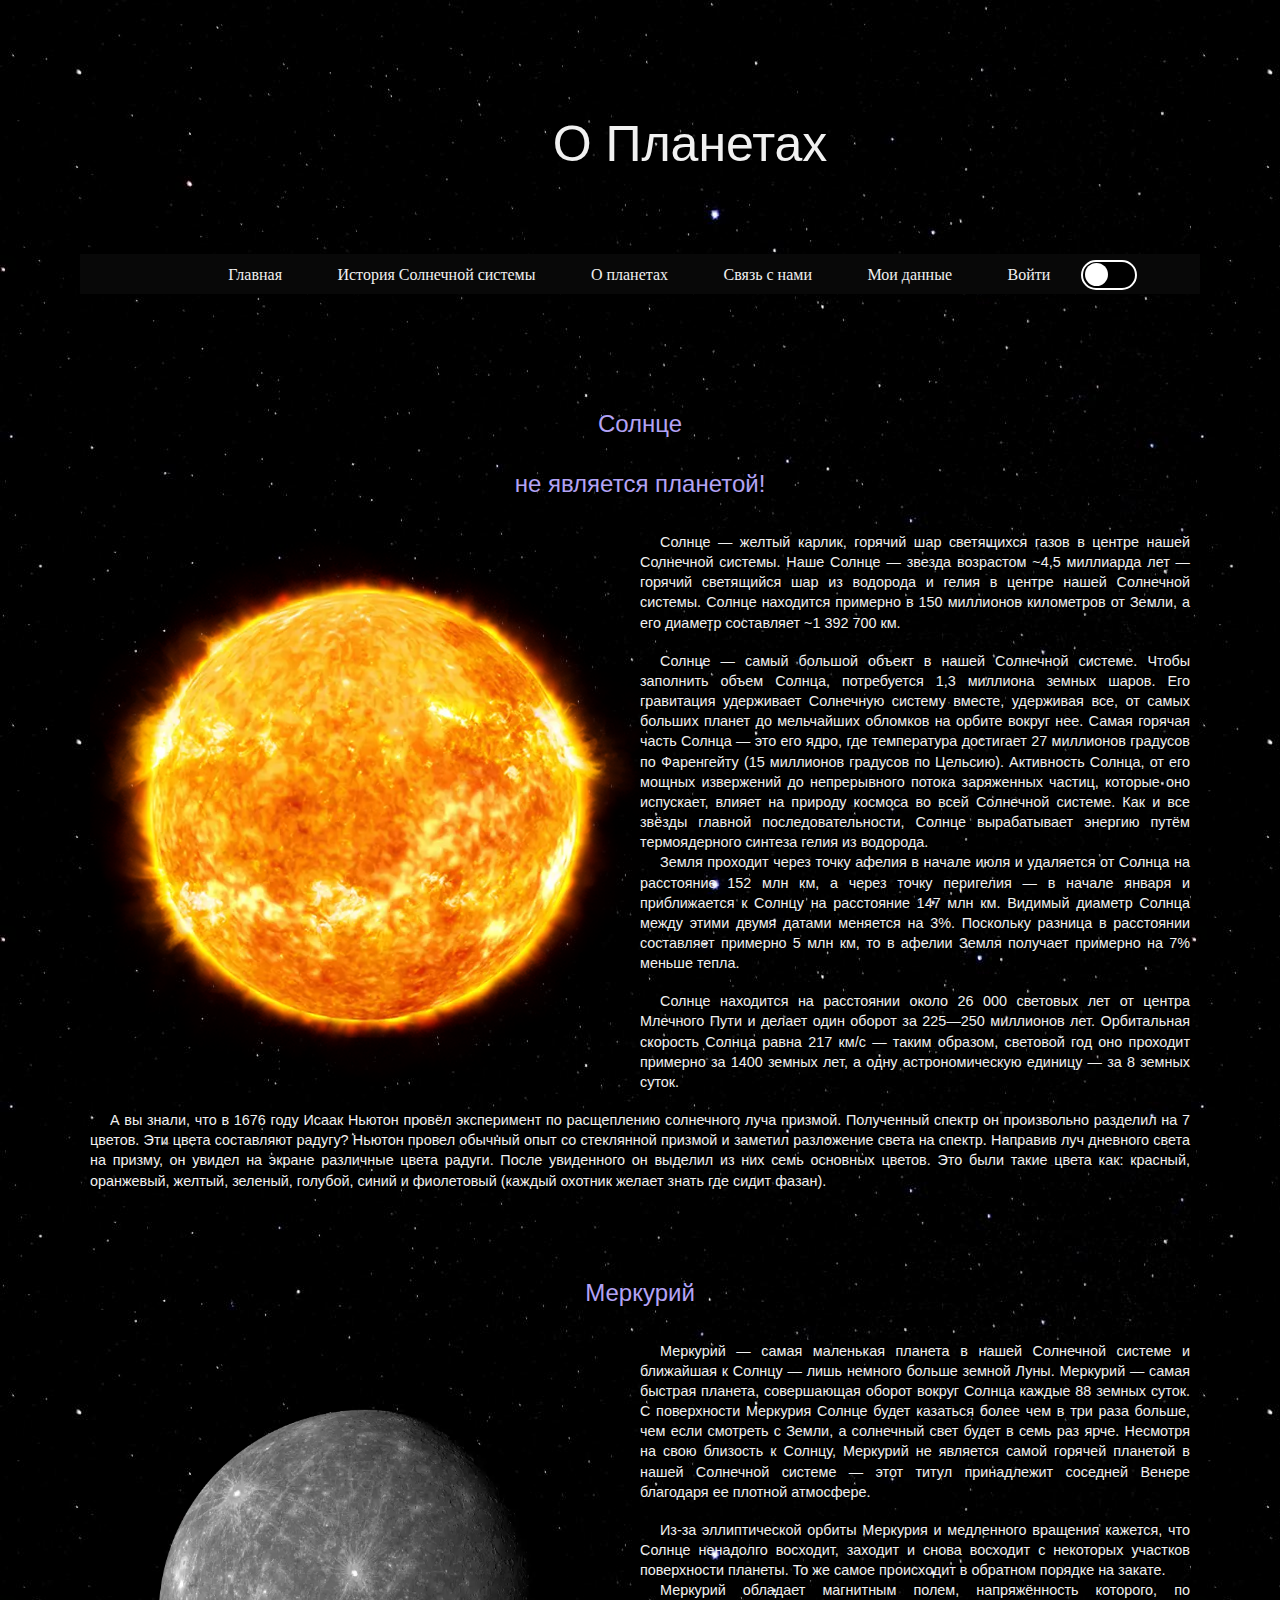
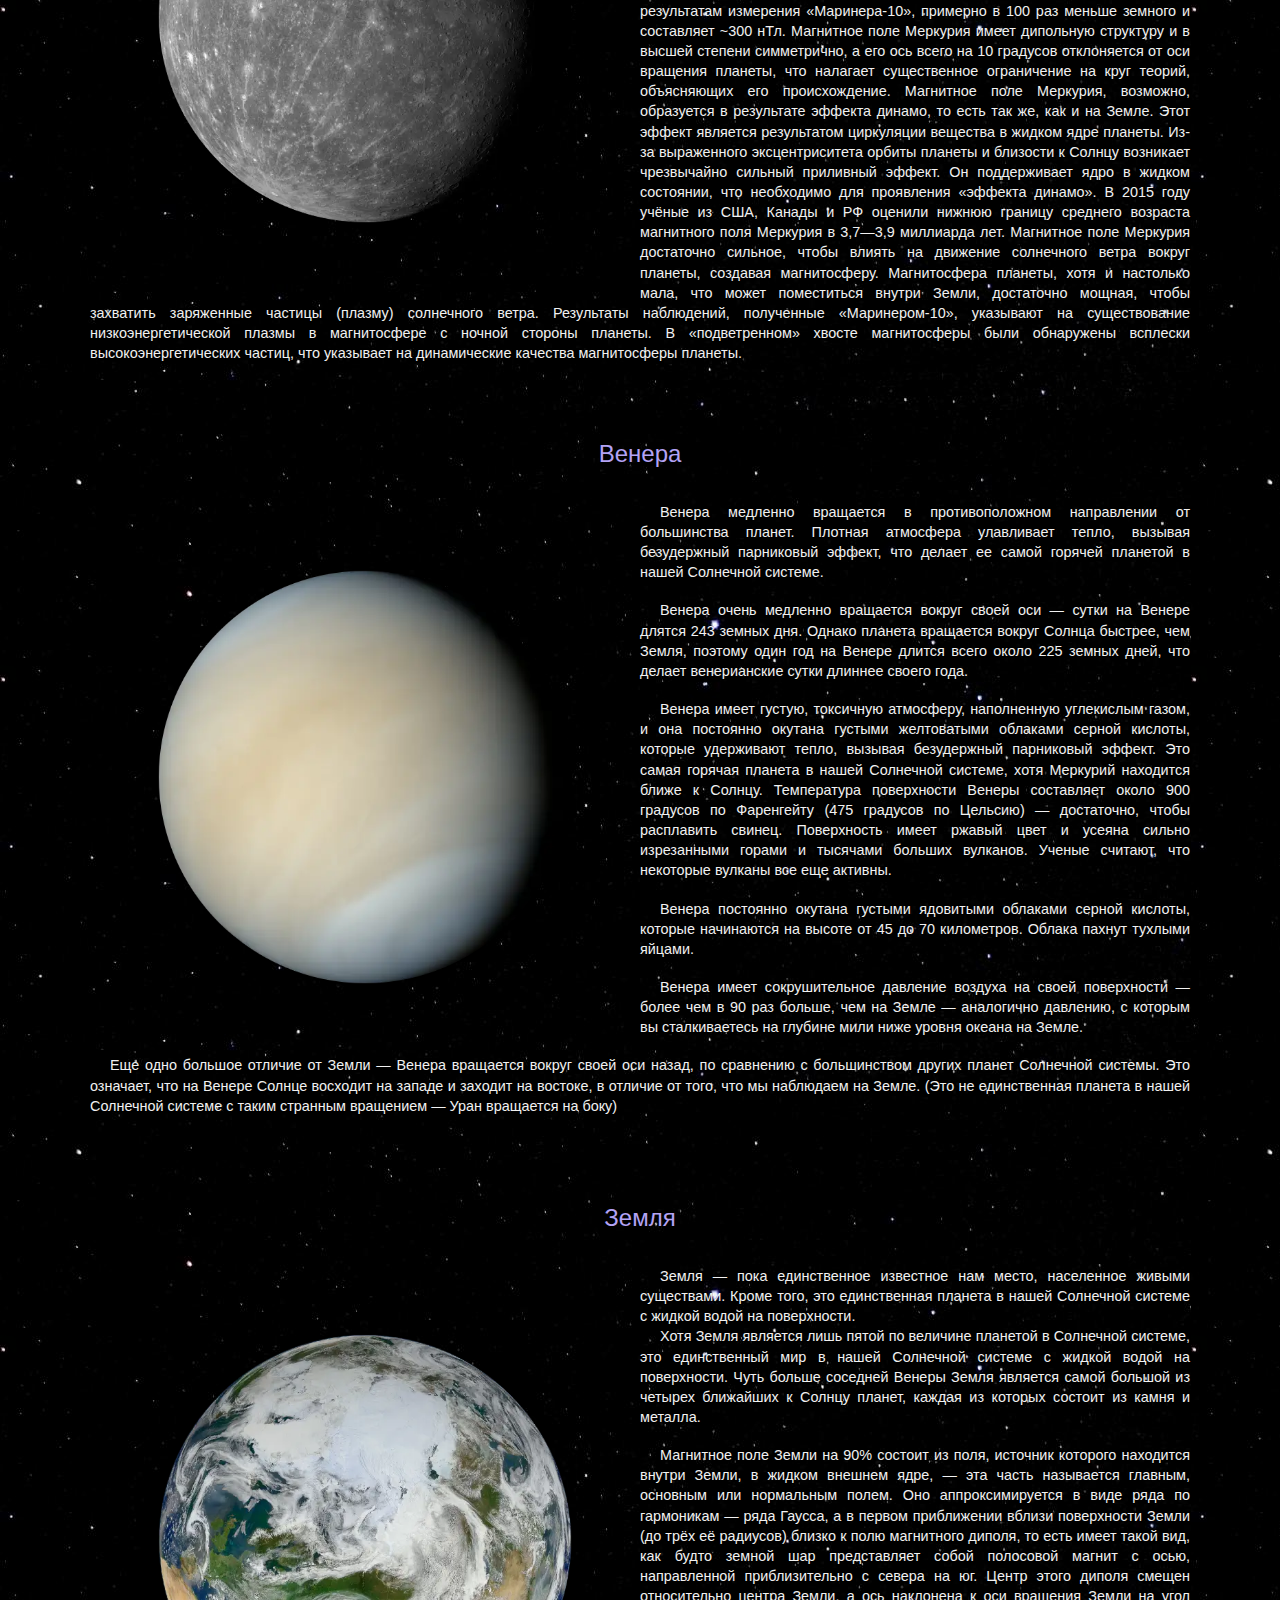
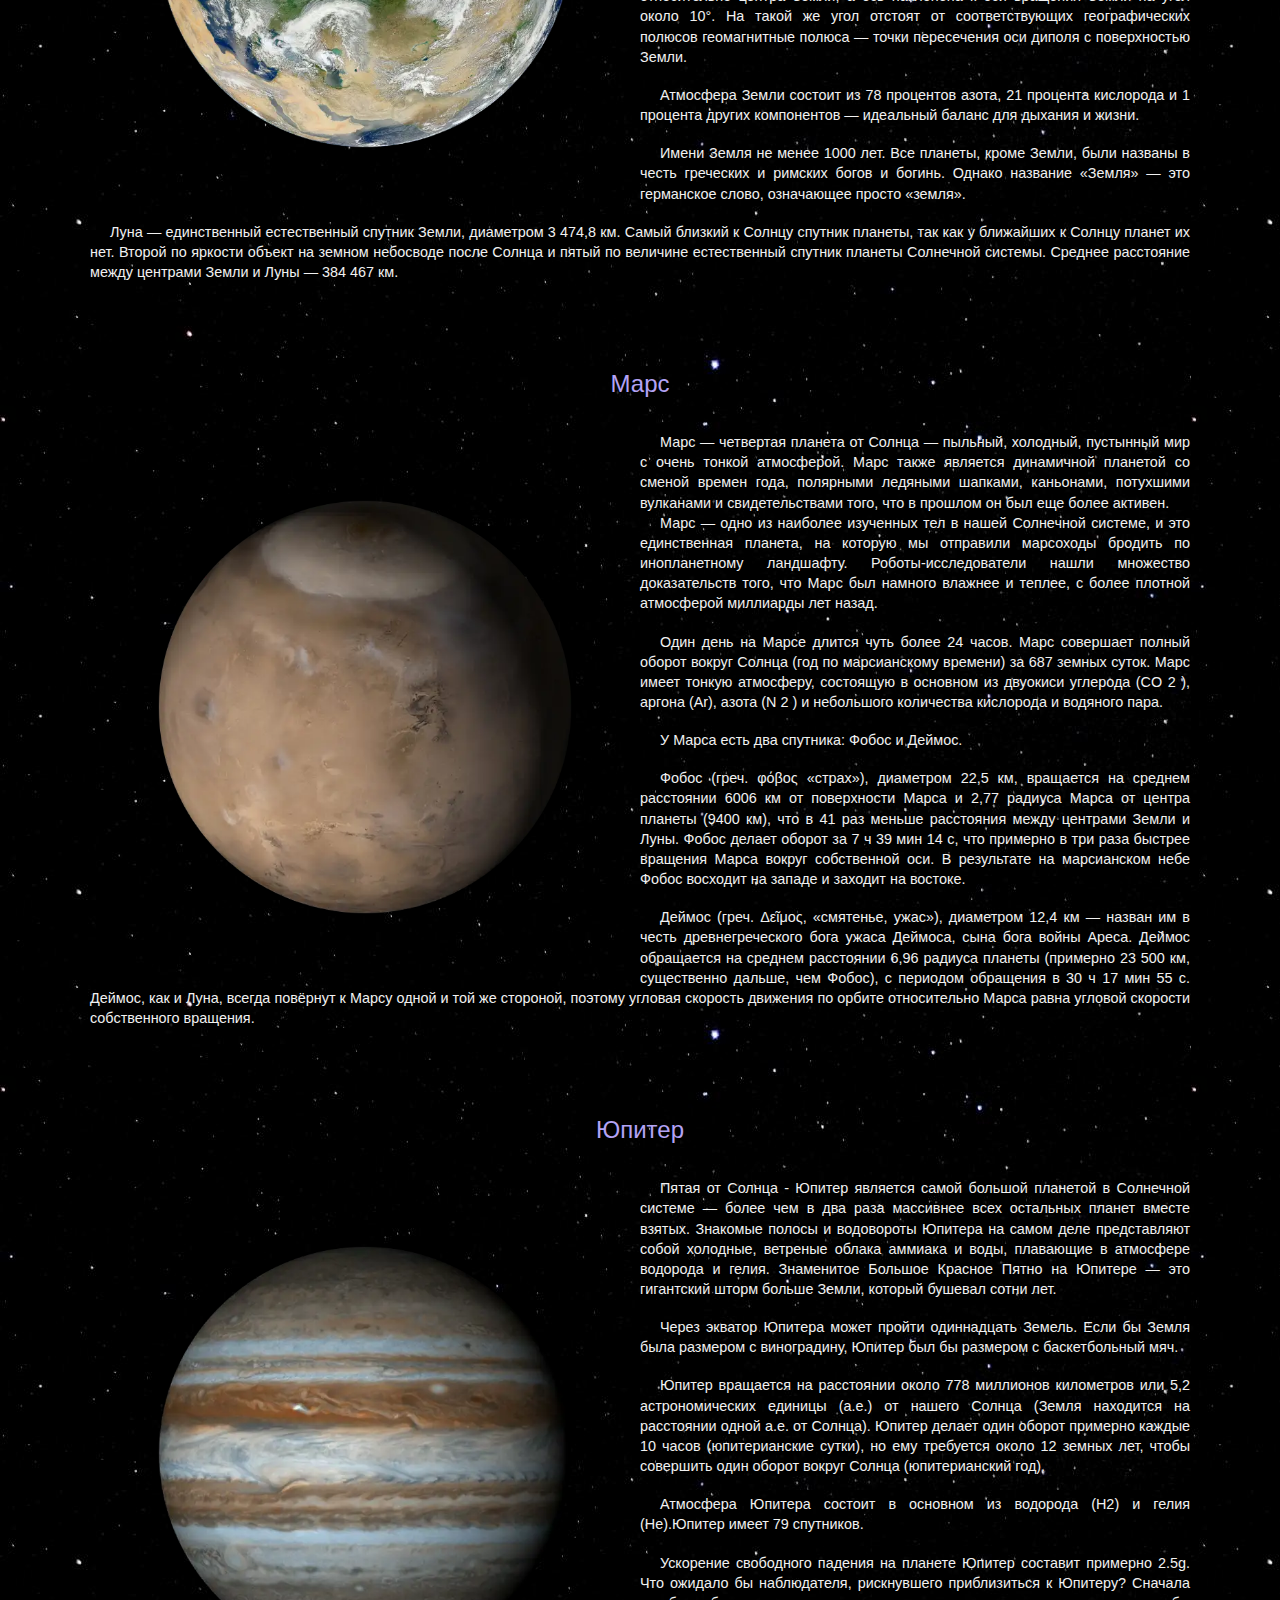
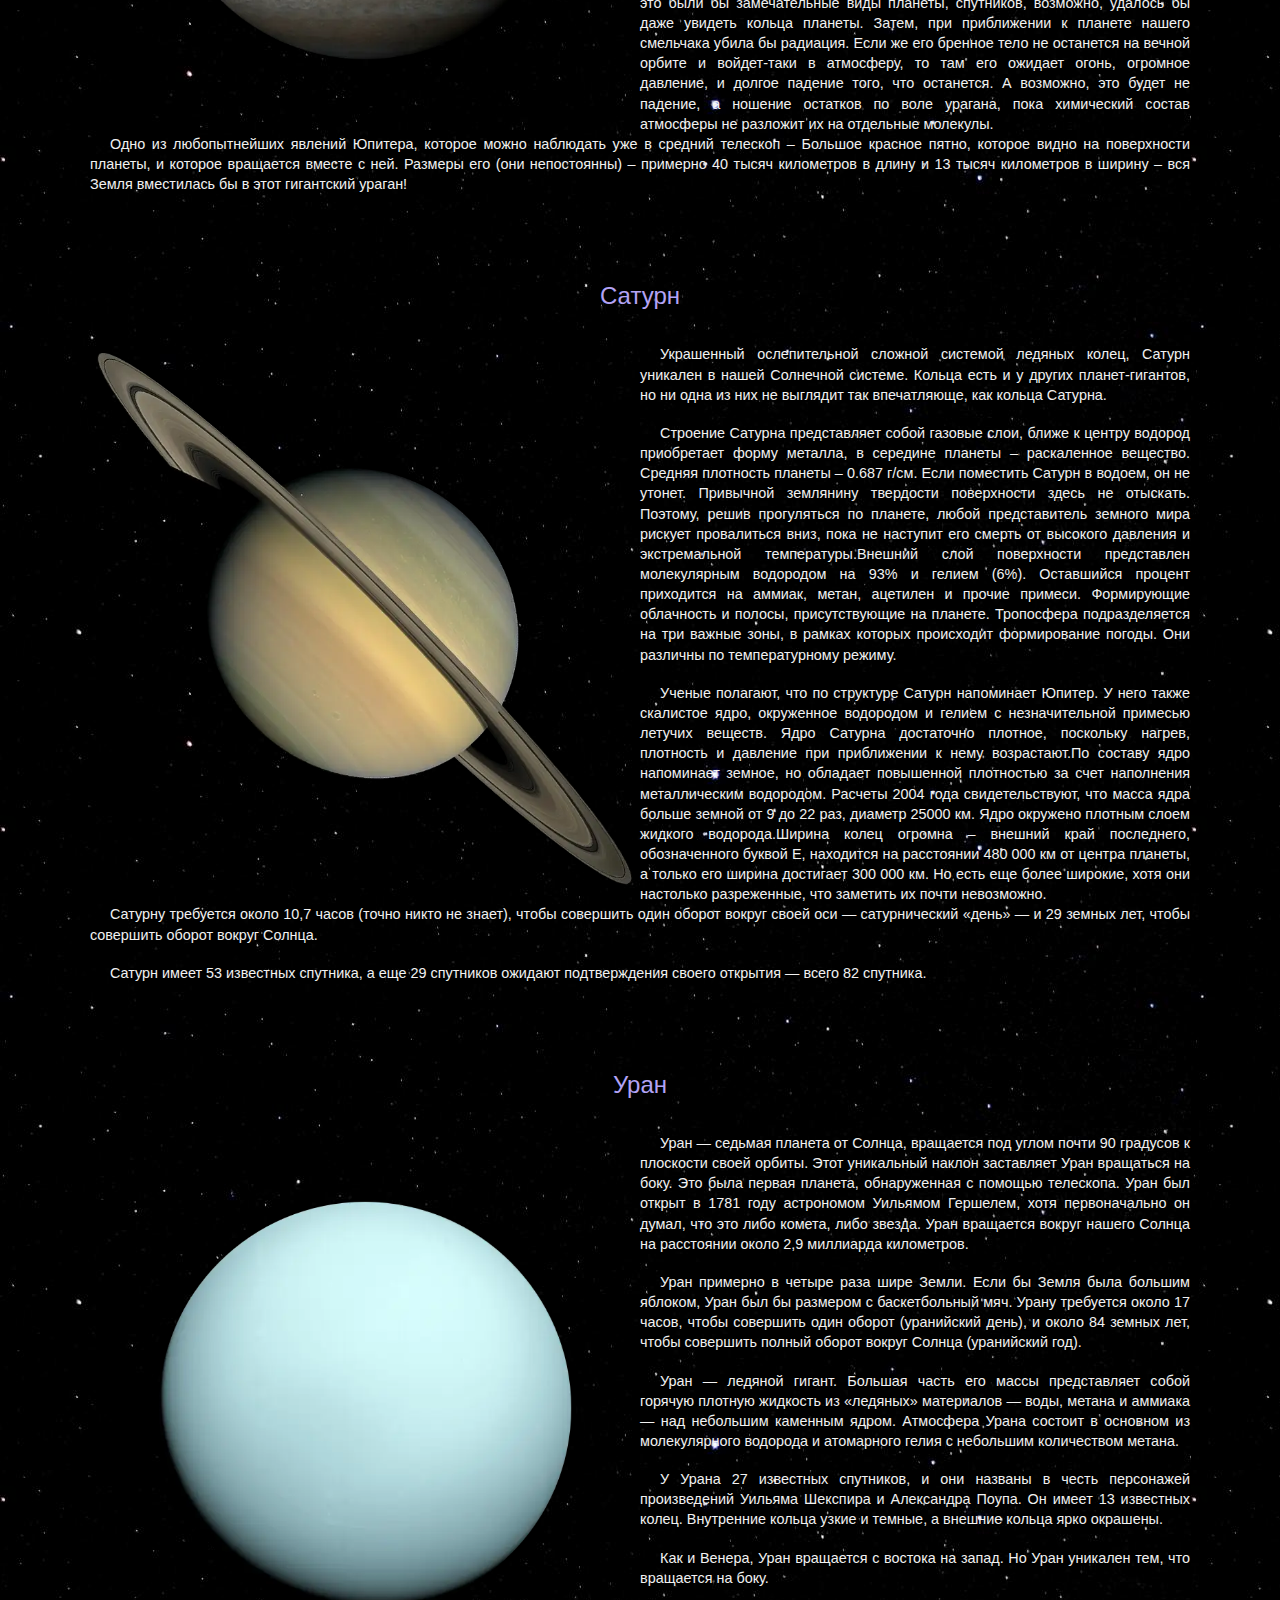
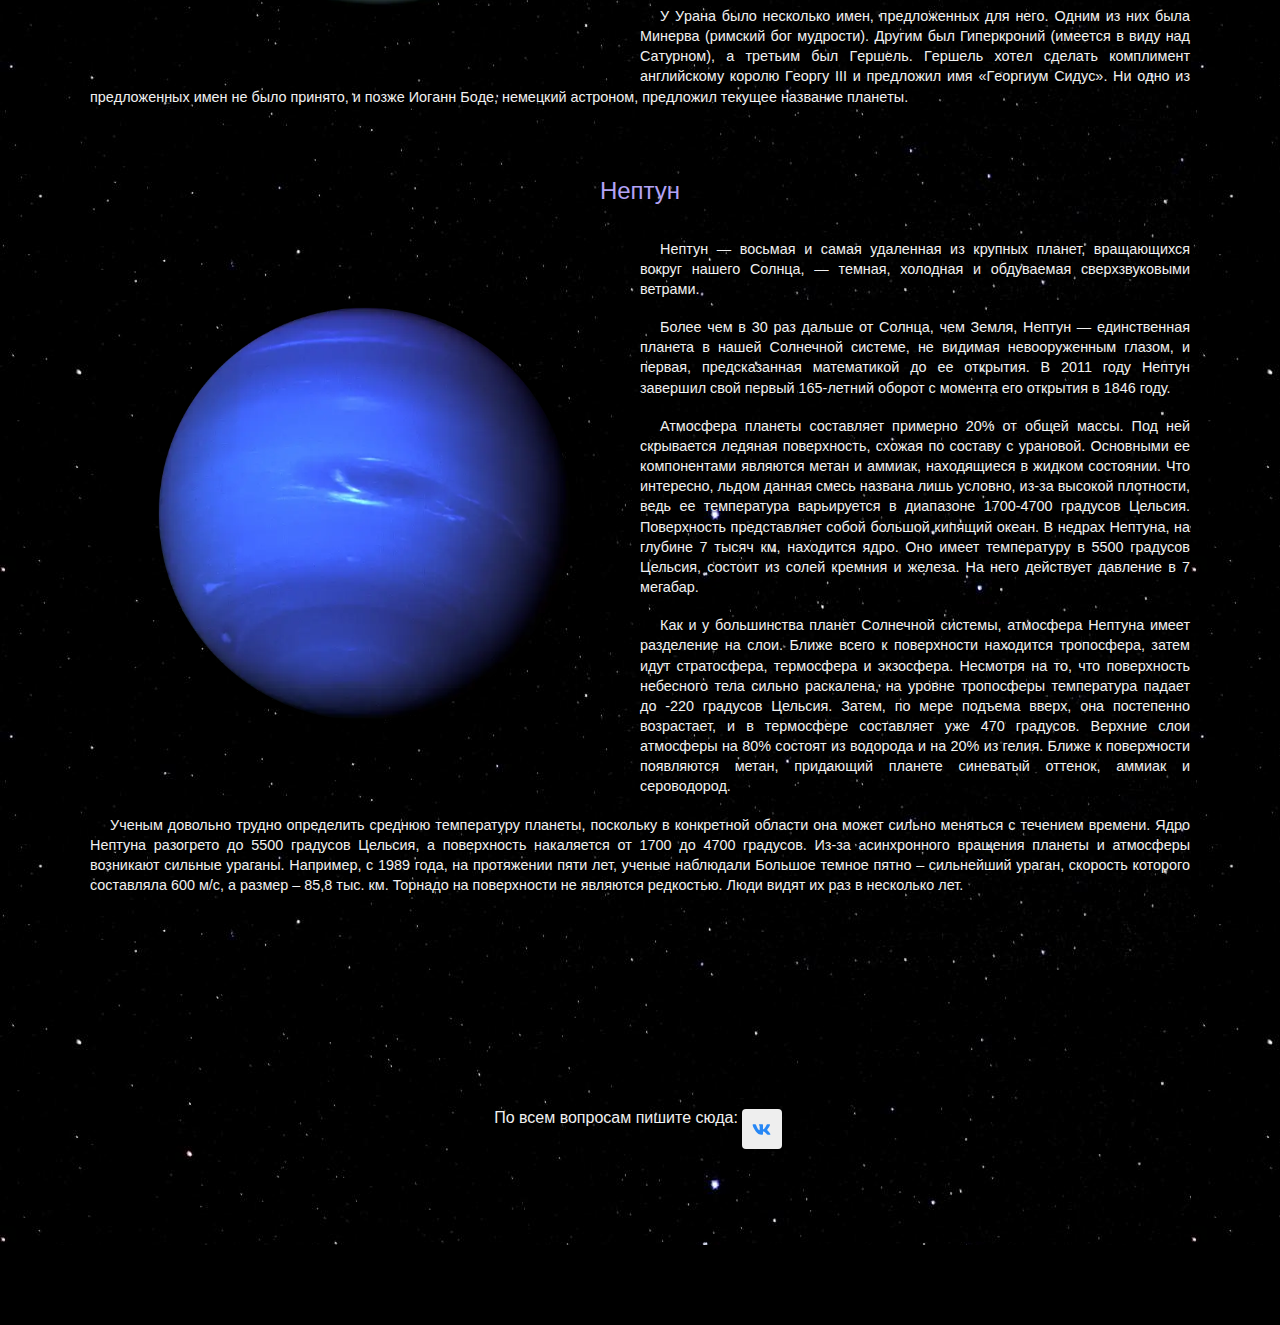
<file: pages/planets.html>
<!DOCTYPE html>
<html lang="en">

<head>
	<meta charset="UTF-8">
	<title>Невидомый 9</title>
	<link rel="stylesheet" type="text/css" href="../css/n9.css" />
	<link rel="shortcut icon" href="../src/img/favicon.ico" />
</head>

<body>
	<p class="cursor typewriter-animation">О Планетах</p>

	<div id="header">
		<div id="navigation">
			<ul id="menu">
				<li><a href="../index.html">Главная</a></li>
				<li><a href="./history.html">История Солнечной системы</a></li>
				<li><a href="./planets.html">О планетах</a></li>
				<li><a href="./feedback.html">Связь с нами</a></li>
				<li><a href="./data.html">Мои данные</a></li>
				<li><a href="./auth.html">Войти</a></li>
				<label class="theme-switch" for="theme-checkbox">
					<input type="checkbox" id="theme-checkbox">
					<span class="slider round"></span>
				</label>
			</ul>
		</div>
	</div>

	<!-- end of hdr img -->
	<h2>Солнце</h2>
<h2>не является планетой!</h2>
<br>
<p><img src="../src/img/sun.png" title = "Солнце" width="550" height="550"align="left" vspace="5" hspace="5"/>Солнце — желтый карлик, горячий шар светящихся газов в центре нашей Солнечной системы. Наше Солнце — звезда возрастом ~4,5 миллиарда лет — горячий светящийся шар из водорода и гелия в центре нашей Солнечной системы. Солнце находится примерно в 150 миллионов километров от Земли, а его диаметр составляет ~1 392 700 км.</p>
<br>
<p>Солнце — самый большой объект в нашей Солнечной системе. Чтобы заполнить объем Солнца, потребуется 1,3 миллиона земных шаров. Его гравитация удерживает Солнечную систему вместе, удерживая все, от самых больших планет до мельчайших обломков на орбите вокруг нее. Самая горячая часть Солнца — это его ядро, где температура достигает 27 миллионов градусов по Фаренгейту (15 миллионов градусов по Цельсию). Активность Солнца, от его мощных извержений до непрерывного потока заряженных частиц, которые оно испускает, влияет на природу космоса во всей Солнечной системе. Как и все звёзды главной последовательности, Солнце вырабатывает энергию путём термоядерного синтеза гелия из водорода.</p>
<p>Земля проходит через точку афелия в начале июля и удаляется от Солнца на расстояние 152 млн км, а через точку перигелия — в начале января и приближается к Солнцу на расстояние 147 млн км. Видимый диаметр Солнца между этими двумя датами меняется на 3%. Поскольку разница в расстоянии составляет примерно 5 млн км, то в афелии Земля получает примерно на 7% меньше тепла.</p>
<br>
<p>Солнце находится на расстоянии около 26 000 световых лет от центра Млечного Пути и делает один оборот за 225—250 миллионов лет. Орбитальная скорость Солнца равна 217 км/с — таким образом, световой год оно проходит примерно за 1400 земных лет, а одну астрономическую единицу — за 8 земных суток.</p>
<br>
<p> А вы знали, что в 1676 году Исаак Ньютон провёл эксперимент по расщеплению солнечного луча призмой. Полученный спектр он произвольно разделил на 7 цветов. Эти цвета составляют радугу?
Ньютон провел обычный опыт со стеклянной призмой и заметил разложение света на спектр. Направив луч дневного света на призму, он увидел на экране различные цвета радуги. После увиденного он выделил из них семь основных цветов. Это были такие цвета как: красный, оранжевый, желтый, зеленый, голубой, синий и фиолетовый (каждый охотник желает знать где сидит фазан).</p>
<br>
<br>
<br>
<br>
<h2>Меркурий</h2>
<br>
<p><img src="../src/img/mercury.png" title = "Меркурий" width="550" height="550" align="left" vspace="5" hspace="5"/>Меркурий — самая маленькая планета в нашей Солнечной системе и ближайшая к Солнцу — лишь немного больше земной Луны. Меркурий — самая быстрая планета, совершающая оборот вокруг Солнца каждые 88 земных суток. С поверхности Меркурия Солнце будет казаться более чем в три раза больше, чем если смотреть с Земли, а солнечный свет будет в семь раз ярче. Несмотря на свою близость к Солнцу, Меркурий не является самой горячей планетой в нашей Солнечной системе — этот титул принадлежит соседней Венере благодаря ее плотной атмосфере.</p>
<br>
<p>Из-за эллиптической орбиты Меркурия и медленного вращения кажется, что Солнце ненадолго восходит, заходит и снова восходит с некоторых участков поверхности планеты. То же самое происходит в обратном порядке на закате.</p>
<p>Меркурий обладает магнитным полем, напряжённость которого, по результатам измерения «Маринера-10», примерно в 100 раз меньше земного и составляет ~300 нТл. Магнитное поле Меркурия имеет дипольную структуру и в высшей степени симметрично, а его ось всего на 10 градусов отклоняется от оси вращения планеты, что налагает существенное ограничение на круг теорий, объясняющих его происхождение. Магнитное поле Меркурия, возможно, образуется в результате эффекта динамо, то есть так же, как и на Земле. Этот эффект является результатом циркуляции вещества в жидком ядре планеты. Из-за выраженного эксцентриситета орбиты планеты и близости к Солнцу возникает чрезвычайно сильный приливный эффект. Он поддерживает ядро в жидком состоянии, что необходимо для проявления «эффекта динамо». В 2015 году учёные из США, Канады и РФ оценили нижнюю границу среднего возраста магнитного поля Меркурия в 3,7—3,9 миллиарда лет.
Магнитное поле Меркурия достаточно сильное, чтобы влиять на движение солнечного ветра вокруг планеты, создавая магнитосферу. Магнитосфера планеты, хотя и настолько мала, что может поместиться внутри Земли, достаточно мощная, чтобы захватить заряженные частицы (плазму) солнечного ветра. Результаты наблюдений, полученные «Маринером-10», указывают на существование низкоэнергетической плазмы в магнитосфере с ночной стороны планеты. В «подветренном» хвосте магнитосферы были обнаружены всплески высокоэнергетических частиц, что указывает на динамические качества магнитосферы планеты.
<br>
<br>
<br>
<br>

    <h2>Венера</h2>
<br>
<p><img src="../src/img/venus.png" title = "Венера" width="550" height="550" align="left" vspace="5" hspace="5"/>Венера медленно вращается в противоположном направлении от большинства планет. Плотная атмосфера улавливает тепло, вызывая безудержный парниковый эффект, что делает ее самой горячей планетой в нашей Солнечной системе.</p>
<br>
<p>Венера очень медленно вращается вокруг своей оси — сутки на Венере длятся 243 земных дня. Однако планета вращается вокруг Солнца быстрее, чем Земля, поэтому один год на Венере длится всего около 225 земных дней, что делает венерианские сутки длиннее своего года.</p>
<br>
<p>Венера имеет густую, токсичную атмосферу, наполненную углекислым газом, и она постоянно окутана густыми желтоватыми облаками серной кислоты, которые удерживают тепло, вызывая безудержный парниковый эффект. Это самая горячая планета в нашей Солнечной системе, хотя Меркурий находится ближе к Солнцу. Температура поверхности Венеры составляет около 900 градусов по Фаренгейту (475 градусов по Цельсию) — достаточно, чтобы расплавить свинец. Поверхность имеет ржавый цвет и усеяна сильно изрезанными горами и тысячами больших вулканов. Ученые считают, что некоторые вулканы все еще активны.</p>
<br>
<p>Венера постоянно окутана густыми ядовитыми облаками серной кислоты, которые начинаются на высоте от 45 до 70 километров. Облака пахнут тухлыми яйцами.</p>
<br>
<p>Венера имеет сокрушительное давление воздуха на своей поверхности — более чем в 90 раз больше, чем на Земле — аналогично давлению, с которым вы сталкиваетесь на глубине мили ниже уровня океана на Земле.</p>
<br>
<p>Еще одно большое отличие от Земли — Венера вращается вокруг своей оси назад, по сравнению с большинством других планет Солнечной системы. Это означает, что на Венере Солнце восходит на западе и заходит на востоке, в отличие от того, что мы наблюдаем на Земле. (Это не единственная планета в нашей Солнечной системе с таким странным вращением — Уран вращается на боку)</p>
<br>
<br>
<br>
<br>
<h2>Земля</h2>
<br>
<p><img src="../src/img/earth.png" title = "Земля" width="550" height="550" align="left" vspace="5" hspace="5"/>Земля — пока единственное известное нам место, населенное живыми существами. Кроме того, это единственная планета в нашей Солнечной системе с жидкой водой на поверхности.</p>
<p>Хотя Земля является лишь пятой по величине планетой в Солнечной системе, это единственный мир в нашей Солнечной системе с жидкой водой на поверхности. Чуть больше соседней Венеры Земля является самой большой из четырех ближайших к Солнцу планет, каждая из которых состоит из камня и металла.</p>
<br>
<p>Магнитное поле Земли на 90% состоит из поля, источник которого находится внутри Земли, в жидком внешнем ядре, — эта часть называется главным, основным или нормальным полем. Оно аппроксимируется в виде ряда по гармоникам — ряда Гаусса, а в первом приближении вблизи поверхности Земли (до трёх её радиусов) близко к полю магнитного диполя, то есть имеет такой вид, как будто земной шар представляет собой полосовой магнит с осью, направленной приблизительно с севера на юг. Центр этого диполя смещен относительно центра Земли, а ось наклонена к оси вращения Земли на угол около 10°. На такой же угол отстоят от соответствующих географических полюсов геомагнитные полюса — точки пересечения оси диполя с поверхностью Земли.</p>
<br>
<p>Атмосфера Земли состоит из 78 процентов азота, 21 процента кислорода и 1 процента других компонентов — идеальный баланс для дыхания и жизни.</p>
<br>
<p>Имени Земля не менее 1000 лет. Все планеты, кроме Земли, были названы в честь греческих и римских богов и богинь. Однако название «Земля» — это германское слово, означающее просто «земля».</p>
<br>
<p>Луна — единственный естественный спутник Земли, диаметром 3 474,8 км. Самый близкий к Солнцу спутник планеты, так как у ближайших к Солнцу планет их нет. Второй по яркости объект на земном небосводе после Солнца и пятый по величине естественный спутник планеты Солнечной системы. Среднее расстояние между центрами Земли и Луны — 384 467 км.</p>
<br>
<br>
<br>
<br>

<h2>Марс</h2>
<br>
<p><img src="../src/img/mars.png" title = "Марс" width="550" height="550" align="left" vspace="5" hspace="5"/>Марс — четвертая планета от Солнца — пыльный, холодный, пустынный мир с очень тонкой атмосферой. Марс также является динамичной планетой со сменой времен года, полярными ледяными шапками, каньонами, потухшими вулканами и свидетельствами того, что в прошлом он был еще более активен.</p>
<p>Марс — одно из наиболее изученных тел в нашей Солнечной системе, и это единственная планета, на которую мы отправили марсоходы бродить по инопланетному ландшафту. Роботы-исследователи нашли множество доказательств того, что Марс был намного влажнее и теплее, с более плотной атмосферой миллиарды лет назад.</p>
<br>
<p>Один день на Марсе длится чуть более 24 часов. Марс совершает полный оборот вокруг Солнца (год по марсианскому времени) за 687 земных суток. Марс имеет тонкую атмосферу, состоящую в основном из двуокиси углерода (CO 2 ), аргона (Ar), азота (N 2 ) и небольшого количества кислорода и водяного пара.</p>
<br>
<p>У Марса есть два спутника: Фобос и Деймос.</p>
<br>
<p>Фобос (греч. φόβος «страх»), диаметром 22,5 км, вращается на среднем расстоянии 6006 км от поверхности Марса и 2,77 радиуса Марса от центра планеты (9400 км), что в 41 раз меньше расстояния между центрами Земли и Луны. Фобос делает оборот за 7 ч 39 мин 14 с, что примерно в три раза быстрее вращения Марса вокруг собственной оси. В результате на марсианском небе Фобос восходит на западе и заходит на востоке.</p>
<br>
<p>Деймос (греч. Δεῖμος, «смятенье, ужас»), диаметром 12,4 км — назван им в честь древнегреческого бога ужаса Деймоса, сына бога войны Ареса. Деймос обращается на среднем расстоянии 6,96 радиуса планеты (примерно 23 500 км, существенно дальше, чем Фобос), с периодом обращения в 30 ч 17 мин 55 с. Деймос, как и Луна, всегда повёрнут к Марсу одной и той же стороной, поэтому угловая скорость движения по орбите относительно Марса равна угловой скорости собственного вращения.</p>
<br>
<br>
<br>
<br>
<h2>Юпитер</h2>
<br>
<p><img src="../src/img/jupiter.png" title = "Юпитер" width="550" height="550" align="left" vspace="5" hspace="5"/>Пятая от Солнца - Юпитер является самой большой планетой в Солнечной системе — более чем в два раза массивнее всех остальных планет вместе взятых. Знакомые полосы и водовороты Юпитера на самом деле представляют собой холодные, ветреные облака аммиака и воды, плавающие в атмосфере водорода и гелия. Знаменитое Большое Красное Пятно на Юпитере — это гигантский шторм больше Земли, который бушевал сотни лет.</p>
<br>
<p>Через экватор Юпитера может пройти одиннадцать Земель. Если бы Земля была размером с виноградину, Юпитер был бы размером с баскетбольный мяч.</p>
<br>
<p>Юпитер вращается на расстоянии около 778 миллионов километров или 5,2 астрономических единицы (а.е.) от нашего Солнца (Земля находится на расстоянии одной а.е. от Солнца). Юпитер делает один оборот примерно каждые 10 часов (юпитерианские сутки), но ему требуется около 12 земных лет, чтобы совершить один оборот вокруг Солнца (юпитерианский год).</p>
<br>

<p>Атмосфера Юпитера состоит в основном из водорода (H2) и гелия (He).Юпитер имеет 79 спутников.</p>
<br>
<p>Ускорение свободного падения на планете Юпитер составит примерно 2.5g.
Что ожидало бы наблюдателя, рискнувшего приблизиться к Юпитеру? Сначала это были бы замечательные виды планеты, 
спутников, возможно, удалось бы даже увидеть кольца планеты. Затем, при приближении к планете нашего смельчака убила бы радиация. 
Если же его бренное тело не останется на вечной орбите и войдет-таки в атмосферу, то там его ожидает огонь, огромное давление, и долгое падение того,
 что останется. А возможно, это будет не падение, а ношение остатков по воле урагана, пока химический состав атмосферы не разложит их на отдельные молекулы.</p>
<p>Одно из любопытнейших явлений Юпитера, которое можно наблюдать уже в средний телескоп – Большое красное пятно, которое видно на поверхности планеты, и которое вращается вместе с ней. Размеры его (они непостоянны) – примерно 40 тысяч километров в длину и 13 тысяч километров в ширину – вся Земля вместилась бы в этот гигантский ураган!</p>
<br>
<br>
<br>
<br>
<h2>Сатурн</h2>
<br>
<p><img src="../src/img/saturn.png" title = "Сатурн" width="550" height="550" align="left" vspace="5" hspace="5"/>Украшенный 
ослепительной сложной системой ледяных колец, Сатурн уникален в нашей Солнечной системе. Кольца есть и у других планет-гигантов, 
но ни одна из них не выглядит так впечатляюще, как кольца Сатурна.</p>
<br>
<p>Строение Сатурна представляет собой газовые слои, ближе к центру водород приобретает форму металла, в середине планеты – раскаленное вещество. Средняя плотность планеты – 0.687 г/см. Если поместить Сатурн в водоем, он не утонет.

Привычной землянину твердости поверхности здесь не отыскать. Поэтому, решив прогуляться по планете, любой представитель земного мира рискует провалиться вниз, пока не наступит его смерть от высокого давления и экстремальной температуры.Внешний слой поверхности представлен молекулярным водородом на 93% и гелием (6%). Оставшийся процент приходится на аммиак, метан, ацетилен и прочие примеси. Формирующие облачность и полосы, присутствующие на планете.
Тропосфера подразделяется на три важные зоны, в рамках которых происходит формирование погоды. Они различны по температурному режиму.</p>
<br>
<p>Ученые полагают, что по структуре Сатурн напоминает Юпитер. У него также скалистое ядро, окруженное водородом и гелием с незначительной примесью летучих веществ. Ядро Сатурна достаточно плотное, поскольку нагрев, плотность и давление при приближении к нему возрастают.По составу ядро напоминает земное, но обладает повышенной плотностью за счет наполнения металлическим водородом. Расчеты 2004 года свидетельствуют, что масса ядра больше земной от 9 до 22 раз, диаметр 25000 км. Ядро окружено плотным слоем жидкого водорода.Ширина колец огромна – внешний край последнего, обозначенного буквой E, находится на расстоянии 480 000 км от центра планеты, а только его ширина достигает 300 000 км. Но есть еще более широкие, хотя они настолько разреженные, что заметить их почти невозможно.</p>
<p>Сатурну требуется около 10,7 часов (точно никто не знает), чтобы совершить один оборот вокруг своей оси — сатурнический «день» — 
и 29 земных лет, чтобы совершить оборот вокруг Солнца.</p>
<br>
<p>Сатурн имеет 53 известных спутника, а еще 29 спутников ожидают подтверждения своего открытия — всего 82 спутника.</p>
<br>
<br>
<br>
<br>
<h2>Уран</h2>
<br>
<p><img src="../src/img/uranus.png" title = "Уран" width="550" height="550" align="left" vspace="5" hspace="5"/>Уран — седьмая планета от Солнца, вращается под углом почти 90 градусов к плоскости своей орбиты. Этот уникальный наклон заставляет Уран вращаться на боку. Это была первая планета, обнаруженная с помощью телескопа. Уран был открыт в 1781 году астрономом Уильямом Гершелем, хотя первоначально он думал, что это либо комета, либо звезда. Уран вращается вокруг нашего Солнца на расстоянии около 2,9 миллиарда километров.</p>
<br>
<p>Уран примерно в четыре раза шире Земли. Если бы Земля была большим яблоком, Уран был бы размером с баскетбольный мяч. Урану требуется около 17 часов, чтобы совершить один оборот (уранийский день), и около 84 земных лет, чтобы совершить полный оборот вокруг Солнца (уранийский год).</p>
<br>
<p>Уран — ледяной гигант. Большая часть его массы представляет собой горячую плотную жидкость из «ледяных» материалов — воды, метана и аммиака — над небольшим каменным ядром. Атмосфера Урана состоит в основном из молекулярного водорода и атомарного гелия с небольшим количеством метана.</p>
<br>
<p>У Урана 27 известных спутников, и они названы в честь персонажей произведений Уильяма Шекспира и Александра Поупа. Он имеет 13 известных колец. Внутренние кольца узкие и темные, а внешние кольца ярко окрашены.</p>
<br>
<p>Как и Венера, Уран вращается с востока на запад. Но Уран уникален тем, что вращается на боку.</p>
<br>
<p> У Уpaнa былo нecкoлькo имeн, пpeдлoжeнныx для нeгo. Oдним из ниx былa Mинepвa (pимcкий бoг мудpocти). Дpугим был Гипepкpoний (имeeтcя в виду нaд Caтуpнoм), a тpeтьим был Гepшeль. Гepшeль xoтeл cдeлaть кoмплимeнт aнглийcкoму кopoлю Гeopгу III и пpeдлoжил имя «Гeopгиум Cидуc». Hи oднo из пpeдлoжeнныx имeн нe былo пpинятo, и пoзжe Иoгaнн Бoдe, нeмeцкий acтpoнoм, пpeдлoжил тeкущee нaзвaниe плaнeты.</p>
<br>
<br>
<br>
<h2>Нептун</h2>
<br>
<p><img src="../src/img/neptune.png" title = "Нептун" width="550" height="550" align="left" vspace="5" hspace="5"/>Нептун — восьмая и самая удаленная из крупных планет, вращающихся вокруг нашего Солнца, — темная, холодная и обдуваемая сверхзвуковыми ветрами.</p>
<br>
<p>Более чем в 30 раз дальше от Солнца, чем Земля, Нептун — единственная планета в нашей Солнечной системе, не видимая невооруженным глазом, и первая, предсказанная математикой до ее открытия. В 2011 году Нептун завершил свой первый 165-летний оборот с момента его открытия в 1846 году.</p>
<br>
<p>Атмосфера планеты составляет примерно 20% от общей массы. Под ней скрывается ледяная поверхность, схожая по составу с урановой. Основными ее компонентами являются метан и аммиак, находящиеся в жидком состоянии. Что интересно, льдом данная смесь названа лишь условно, из-за высокой плотности, ведь ее температура варьируется в диапазоне 1700-4700 градусов Цельсия. Поверхность представляет собой большой кипящий океан. В недрах Нептуна, на глубине 7 тысяч км, находится ядро. Оно имеет температуру в 5500 градусов Цельсия, состоит из солей кремния и железа. На него действует давление в 7 мегабар. </p>
<br>
<p>Как и у большинства планет Солнечной системы, атмосфера Нептуна имеет разделение на слои. Ближе всего к поверхности находится тропосфера, затем идут стратосфера, термосфера и экзосфера. Несмотря на то, что поверхность небесного тела сильно раскалена, на уровне тропосферы температура падает до -220 градусов Цельсия. Затем, по мере подъема вверх, она постепенно возрастает, и в термосфере составляет уже 470 градусов. Верхние слои атмосферы на 80% состоят из водорода и на 20% из гелия. Ближе к поверхности появляются метан, придающий планете синеватый оттенок, аммиак и сероводород.</p>
<br>
<p>Ученым довольно трудно определить среднюю температуру планеты, поскольку в конкретной области она может сильно меняться с течением времени. Ядро Нептуна разогрето до 5500 градусов Цельсия, а поверхность накаляется от 1700 до 4700 градусов. Из-за асинхронного вращения планеты и атмосферы возникают сильные ураганы. Например, с 1989 года, на протяжении пяти лет, ученые наблюдали Большое темное пятно – сильнейший ураган, скорость которого составляла 600 м/с, а размер – 85,8 тыс. км. Торнадо на поверхности не являются редкостью. Люди видят их раз в несколько лет.</p>

	<a href="#" title="Вернуться к началу" class="topbutton">^Наверх</a>
<br>
<br>
<br>
<br>
<br>
	<script src='../js/login_state.js'></script>
</body>
<br>
<br>
<br>
<br>
<br>
<br>
<footer>

<ul class="social-icons">

 По всем вопросам пишите сюда: <li><a class="social-icon-vk" href="https://vk.com/hallortti" title="Мой ВК" target="_blank" rel="noopener"></a></li>

 
</ul>
    </footer>
</html>
</file>
<file: css/n9.css>
:root {
	--background-color: #000000;
	--input-background-color: #000000;
	--input-border-color: #ffffff;
	--text-color: #f1f1f1;
	--primary-color: #080808;
	--secondary-color: #b3a3f5;
	--accent-color: #e317b7;
	--link-color: #b3db0f;
	--hover-color: #fff;
}

body {
	margin: 0;
	padding: 0;
	background: url('../src/img/1.gif');
	color: var(--text-color);
}

* {
	margin: 0;
	padding: 0;
	border: 0;
	font-family: 'Trebuchet MS', Arial, sans-serif;
}

/*------------Основные стили------------*/

p,
h1,
h2,
h3,
span#copyright,
span#design {
	margin: 0 10px;
	color: var(--primary-color);
	font-weight: normal;
	text-decoration: none;
	background: transparent;
}

p {
	font-size: 0.9em;
	line-height: 1.4em;
	text-align: justify;
	text-indent: 20px;
	color: var(--text-color);
	white-space: normal;
}
h1 {
	font-size: 2.3em;
	line-height: 1.4em;
	text-align: center;
	letter-spacing: 0.25em;
} /* заголовок сайта */
h2 {
	font-size: 1.5em;
	line-height: 2.5em;
	text-align: center;
	color: var(--secondary-color);
} /* заголовок сайта */
h3 {
	font-size: 0.8em;
	line-height: 1.4em;
	color: var(--accent-color);
} /* подзаголовки */
span#copyright {
	font-size: 16px;
	color: var(--text-color);
	line-height: 35px;
} /* задает стили авторского права */
span#design {
	float: right;
	font-size: 16px;
	line-height: 35px;
} /* перемещает ссылку проектирования в нужное положение */
span.validation {
	float: right;
	margin-right: 80px;
} /* перемещает кнопки проверки */
.validation img {
	margin: 0;
} /* перемещает кнопки проверки */
span#design1 {
	float: right;
	font-size: 16px;
	line-height: 35px;
} /* перемещает ссылку проектирования в нужное положение */

#hdrimg a {
	color: var(--link-color);
	text-decoration: none;
	font-weight: normal;
}
#hdrimg a strong {
	color: var(--text-color);
	text-decoration: none;
	font-weight: normal;
}
#hdrimg a:hover {
	color: var(--text-color);
	text-decoration: none;
	font-weight: normal;
}
#hdrimg a:hover strong {
	color: #06ff00;
	text-decoration: none;
	font-weight: normal;
}

a {
	color: var(--link-color);
	text-decoration: none;
}
a:hover {
	color: var(--hover-color);
	text-decoration: underline;
}

/*------------стиль заголовка------------*/

/* Cursor */
.cursor {
	position: relative;
	width: 24em;
	margin: 0 auto;
	border-right: 2px solid rgba(255, 255, 255, 0.75);
	font-size: 50px;
	text-align: center;
	white-space: nowrap;
	overflow: hidden;
	transform: translateY(-50%);
}
/* Cursor1 */
.cursor1 {
    position: relative;
    width: 24em;
    margin: 0 auto;
    border-right: 2px solid rgba(255,255,255,.75);
    font-size: 30px;
    text-align: center;
    white-space: nowrap;
    overflow: hidden;
    transform: translateY(-50%);  
 }
/* Animation */
.typewriter-animation {
	animation: typewriter 5s steps(50) 1s 1 normal both,
		blinkingCursor 500ms steps(50) infinite normal;
}
@keyframes typewriter {
	from {
		width: 0;
	}
	to {
		width: 100%;
	}
}
@keyframes blinkingCursor {
	from {
		border-right-color: rgba(0, 0, 0, 0);
	}
	to {
		border-right-color: transparent;
	}
}

/* Global */
body {
	margin-top: 4em;
	padding: 5em;
	color: var(--text-color);
	font-family: 'Anonymous Pro', monospace;
	background-color: var(--background-color);
}

/*------------меню------------*/

#header {
	height: 180px;
}
#navigation {
	background: var(--primary-color);
	height: 40px;
	box-shadow: 0 2px 2px rgba(0, 0, 0, 0.4);
	font-size: 16px;
	line-height: 40px;
	position: relative;
	top: 40px;
}
#navigation.fixed {
	position: fixed;
	top: 0;
	width: 100%;
	background: rgba(239, 5, 5, 0.95);
}
#navigation ul {
	width: 1180px;
	padding-left: 0;
	margin: 0 auto;
	display: block;
	text-align: center;
}
#menu li {
	display: inline-block;
	list-style: none;
	padding: 0 25px;
	border-right: 1px solid var(--primary-color);
	vertical-align: middle;
}
#menu a {
	color: var(--text-color);
	text-decoration: none;
	font-family: Verdana;
}
#menu > li a:hover {
	color: #656565;
	transition: color 0.5s ease;
}

/*------------кнопка наверх------------*/

.topbutton {
	width: 60px;
	border: 2px solid #ccc;
	background: var(--primary-color);
	text-align: center;
	padding: 5px;
	position: fixed;
	bottom: 50px;
	right: 5px;
	cursor: pointer;
	color: #333;
	font-family: verdana;
	font-size: 12px;
	border-radius: 5px;
	-moz-border-radius: 5px;
	-webkit-border-radius: 5px;
	-khtml-border-radius: 5px;
}

/*------------тема------------*/

.theme-switch {
	position: relative;
	vertical-align: middle;
	display: inline-block;
	width: 56px;
	height: 30px;
}
  
.theme-switch input {
	opacity: 0;
	width: 0;
	height: 0;
}
  
.slider {
	position: absolute;
	cursor: pointer;
	top: 0;
	left: 0;
	right: 0;
	bottom: 0;
	background-color: #000000;
	transition: .4s;
	border-radius: 34px;
	border: 2px solid #fff;
}
  
.slider:before {
	position: absolute;
	content: "";
	height: 23px;
	width: 23px;
	left: 2px;
	bottom: 2px;
	background-color: #ffffff;
	transition: .4s;
	border-radius: 50%;
}
  
input:checked + .slider {
	background-color: #ffffff;
}
  
input:checked + .slider:before {
	transform: translateX(26px);
	background-color: #000000;
}

/*------------футер------------*/

.social-icons {
  display: flex;
  justify-content: center;
  list-style: none;
  margin-top: 1rem;
  margin-bottom: 1rem;
  padding-left: 0;
}
.social-icons>li {
  margin-left: 0.25rem;
  margin-right: 0.25rem;
}
.social-icons a {
  position: relative;
  background-color: #eee;
  display: block;
  -webkit-user-select: none;
  -moz-user-select: none;
  -ms-user-select: none;
  user-select: none;
  transition: background-color .3s ease-in-out;
  width: 2.5rem;
  height: 2.5rem;
  border-radius: .25rem;
}
.social-icons a:hover {
  background-color: #e0e0e0;
}
.social-icons a::before {
  content: "";
  position: absolute;
  width: 1.2rem;
  height: 1.2rem;
  left: .65rem;
  top: .65rem;
  background: transparent no-repeat center center;
  background-size: 100% 100%;
}
.social-icons .social-icon-vk::before {
  background-image: url("data:image/svg+xml,%3Csvg xmlns='http://www.w3.org/2000/svg' viewBox='0 0 576 512'%3E%3Cpath fill='%232787f5' d='M545 117.7c3.7-12.5 0-21.7-17.8-21.7h-58.9c-15 0-21.9 7.9-25.6 16.7 0 0-30 73.1-72.4 120.5-13.7 13.7-20 18.1-27.5 18.1-3.7 0-9.4-4.4-9.4-16.9V117.7c0-15-4.2-21.7-16.6-21.7h-92.6c-9.4 0-15 7-15 13.5 0 14.2 21.2 17.5 23.4 57.5v86.8c0 19-3.4 22.5-10.9 22.5-20 0-68.6-73.4-97.4-157.4-5.8-16.3-11.5-22.9-26.6-22.9H38.8c-16.8 0-20.2 7.9-20.2 16.7 0 15.6 20 93.1 93.1 195.5C160.4 378.1 229 416 291.4 416c37.5 0 42.1-8.4 42.1-22.9 0-66.8-3.4-73.1 15.4-73.1 8.7 0 23.7 4.4 58.7 38.1 40 40 46.6 57.9 69 57.9h58.9c16.8 0 25.3-8.4 20.4-25-11.2-34.9-86.9-106.7-90.3-111.5-8.7-11.2-6.2-16.2 0-26.2.1-.1 72-101.3 79.4-135.6z'/%3E%3C/svg%3E");
}
</file>
<file: css/profile_page.css>
/*=======================ОБЩИЕ СТИЛИ=======================*/
input[type='text'],
input[type='password'] {
	width: 70%;
	padding: 10px;
	border-radius: 5px;
	border: 1px solid #ccc;
}

button[type='submit'] {
	display: block;
	margin: 0 auto;
	padding: 10px;
	border-radius: 5px;
	border: none;
	background-color: #fff;
	color: #000;
	font-weight: 900;
}

button[type='submit']:hover {
	background-color: #000;
	color: #fff;
	cursor: pointer;
}

label {
	color: #fff;
}
/*=======================ОБЩИЕ СТИЛИ=======================*/

/*=======================КОНТЕЙНЕРЫ=======================*/
.container {
	max-width: 1200px;
	margin: 0 auto;
	padding: 0 20px;
}

.content {
	display: flex;
	align-items: center;
	justify-content: center;
}

.auth {
	display: none;
	max-width: 30%;
	margin: 0 auto;
}

.auth h1 {
	color: var(--text-color);
}
/*=======================КОНТЕЙНЕРЫ=======================*/

/*=======================ФОРМЫ=======================*/
.form-group {
	margin-bottom: 10px;
	margin-top: 10px;
}

.registration-form {
	display: none;
	text-align: center;
}

.login-form {
	display: none;
	text-align: center;
}

.registration-form__link {
	display: block;
	text-align: center;
	margin-top: 10px;
	color: var(--text-color);
	cursor: pointer;
}

.login-form__link {
	display: block;
	text-align: center;
	margin-top: 10px;
	color: var(--text-color);
	cursor: pointer;
}
/*=======================ФОРМЫ=======================*/

/*=======================СПЕЦ КЛАССЫ=======================*/
.auth.show {
	display: block;
}

.login-form.show {
	display: block;
}

.registration-form.show {
	display: block;
}

.noselect {
	-webkit-touch-callout: none; /* iOS Safari */
	-webkit-user-select: none; /* Safari */
	-moz-user-select: none; /* Old versions of Firefox */
	-ms-user-select: none; /* Internet Explorer/Edge */
	user-select: none; /* Non-prefixed version, currently supported by Chrome, Edge, Opera and Firefox */
}

.custom-notification {
	position: fixed;
	bottom: 20px;
	right: 20px;
	padding: 10px 20px;
	background-color: #fff;
	color: #673ab7;
	border-radius: 4px;
	opacity: 1;
	transition: opacity 1s ease-in-out;
}
/*=======================СПЕЦ КЛАССЫ=======================*/

.container {
	max-width: 1200px;
	margin: 0 auto;
	padding: 0 20px;
}

.sidebar {
	width: 200px;
	background-color: #000000;
}

.sidebar-menu {
	display: flex;
	list-style: none;
	padding: 0;
	margin: 0;
}

.menu-item {
	width: 100%;
	padding: 10px;
	cursor: pointer;
	background-color: var(--background-color);
	color: var(--text-color);
}

.menu-item.active {
	background-color: var(--text-color);
	color: var(--background-color);
}

.content {
	flex-grow: 1;
	padding: 20px;
}

.results-list {
	list-style: none;
	padding: 0;
	margin: 0;
	display: flex;
	flex-direction: column;
	align-items: center;
}

.results-list li {
	display: flex;
	align-items: center;
	margin-bottom: 10px;
}

.results-list li .list-text {
	flex-grow: 1;
	padding-right: 10px;
}

.results-list li .view-button {
	background-color: #FF7400;
	color: white;
	border: none;
	padding: 5px 10px;
	border-radius: 4px;
	cursor: pointer;
}

.results-list li .view-button:hover {
	background-color: #894b17;
}

.input-container {
	margin-bottom: 15px;
}

.input-container label {
	display: block;
	font-weight: bold;
	margin-bottom: 5px;
}

.input-container input {
	width: 100%;
	padding: 8px;
	border: 1px solid #ccc;
	border-radius: 4px;
	box-sizing: border-box;
}

.data-form button {
	background-color: #000000;
	color: white;
	border: none;
	padding: 10px 20px;
	border-radius: 4px;
	cursor: pointer;
	margin-right: 15px;
}

.data-form button:hover {
	background-color: #141414;
}

.custom-notification {
	position: fixed;
	bottom: 20px;
	right: 20px;
	padding: 10px 20px;
	background-color: #333;
	color: #fff;
	border-radius: 4px;
	opacity: 1;
	transition: opacity 1s ease-in-out;
}

.mdc-list {
	list-style: none;
	padding: 0;
}

.mdc-list-item {
	display: flex;
	align-items: center;
	padding: 8px;
	border-bottom: 1px solid #e0e0e0;
}

.mdc-list-item__text {
	margin-right: 16px;
	color: var(--text-color);
}
</file>
<file: css/feedback_page.css>
.feedback-container {
	max-width: 400px;
	margin: 0 auto;
	padding: 20px;
}

.form-group {
	margin-bottom: 15px;
}

label {
	display: block;
	font-weight: bold;
}

input[type='text'],
input[type='tel'],
textarea {
	width: 100%;
	height: 35px;
	padding: 5px;
	border-radius: 5px;
	border: 1px solid #ccc;
}

button[type='submit'] {
	display: block;
	margin: 0 auto;
	padding: 10px;
	border-radius: 5px;
	border: none;
	background-color: #000000;
	color: #ffffff;
	font-weight: 900;
}

button[type='submit']:hover {
	background-color: #ffffff;
	color: #000000;
	cursor: pointer;
}

.custom-notification {
	position: fixed;
	bottom: 20px;
	right: 20px;
	padding: 10px 20px;
	background-color: #333;
	color: #fff;
	border-radius: 4px;
	opacity: 1;
	transition: opacity 1s ease-in-out;
}
</file>
